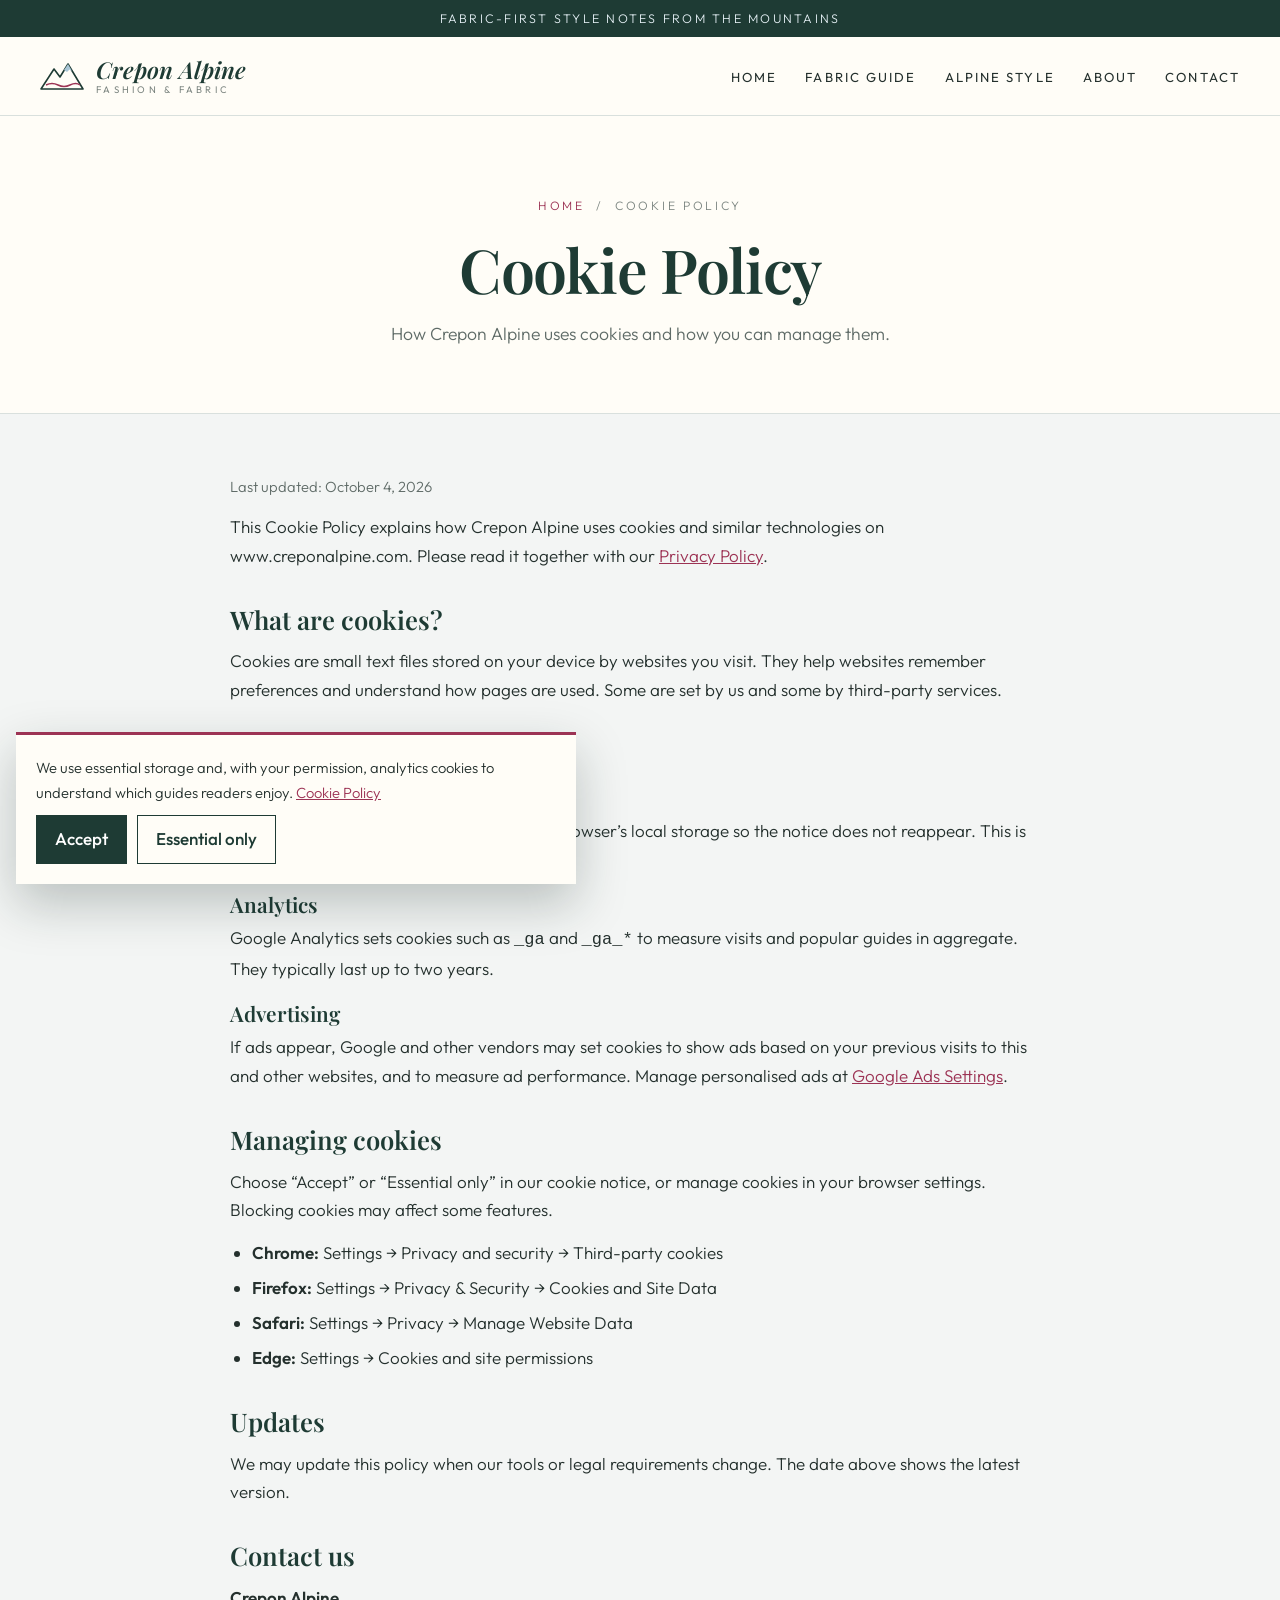
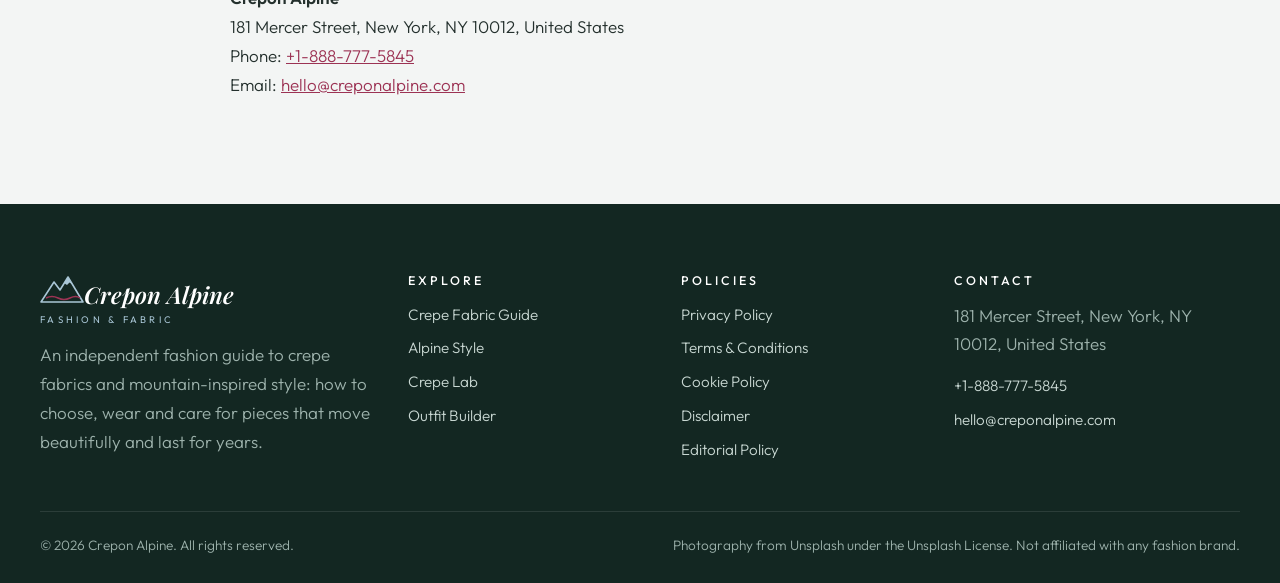
<file: cookie-policy.html>
<!DOCTYPE html>
<html lang="en">
<head>
<meta charset="UTF-8">
<meta name="viewport" content="width=device-width, initial-scale=1">
<title>Cookie Policy | Crepon Alpine</title>
<meta name="description" content="Learn which essential, analytics and advertising cookies Crepon Alpine uses and how to manage or block cookies in your browser.">
<meta name="robots" content="index, follow, max-image-preview:large">
<link rel="canonical" href="https://www.creponalpine.com/cookie-policy.html">
<meta property="og:type" content="website"><meta property="og:site_name" content="Crepon Alpine">
<meta property="og:title" content="Cookie Policy | Crepon Alpine"><meta property="og:description" content="Learn which essential, analytics and advertising cookies Crepon Alpine uses and how to manage or block cookies in your browser.">
<meta property="og:url" content="https://www.creponalpine.com/cookie-policy.html"><meta property="og:image" content="https://images.unsplash.com/photo-1788042396128-3b073663be08?auto=format&fit=crop&w=1200&q=75">
<meta name="twitter:card" content="summary_large_image"><meta name="theme-color" content="#1E3B34">
<link rel="icon" href="data:image/svg+xml,%3Csvg xmlns='http://www.w3.org/2000/svg' viewBox='0 0 40 40'%3E%3Crect width='40' height='40' fill='%231E3B34'/%3E%3Cpath d='M4 32 L15 14 L20 21 L27 9 L36 32 Z' fill='none' stroke='%23A9C6D6' stroke-width='2.4' stroke-linejoin='round'/%3E%3C/svg%3E">
<link rel="preconnect" href="https://fonts.googleapis.com"><link rel="preconnect" href="https://fonts.gstatic.com" crossorigin><link rel="preconnect" href="https://images.unsplash.com">
<link href="https://fonts.googleapis.com/css2?family=Playfair+Display:ital,wght@0,500;0,600;1,500;1,600&family=Outfit:wght@300;400;500;600&display=swap" rel="stylesheet">
<link rel="stylesheet" href="assets/css/style.css">
<!-- Google tag (gtag.js) -->
<script async src="https://www.googletagmanager.com/gtag/js?id=G-0LY0HY7L01"></script>
<script>
  window.dataLayer = window.dataLayer || [];
  function gtag(){dataLayer.push(arguments);}
  gtag('js', new Date());
  gtag('config', 'G-0LY0HY7L01');
</script>

</head>
<body>
<a class="skip" href="#main">Skip to content</a>
<div class="topbar">Fabric-first style notes from the mountains</div>
<header class="hdr">
  <div class="wrap">
    <a class="logo" href="index.html" aria-label="Crepon Alpine home"><svg viewBox="0 0 44 30" aria-hidden="true"><path d="M1 28 L14 8 L20 16 L28 3 L43 28 Z" fill="none" stroke="#1E3B34" stroke-width="1.6" stroke-linejoin="round"/><path d="M24 9 L28 3 L32 10 L29.5 8.5 L27 11 Z" fill="#A9C6D6"/><path d="M6 24 Q12 21 18 24 T30 24 T40 24" fill="none" stroke="#9C3354" stroke-width="1.4"/></svg><span>Crepon Alpine<small>FASHION &amp; FABRIC</small></span></a>
    <nav id="nav" aria-label="Main navigation"><ul class="nav"><li><a href="index.html">Home</a></li><li><a href="crepe-fabric-guide.html">Fabric Guide</a></li><li><a href="alpine-style.html">Alpine Style</a></li><li><a href="about.html">About</a></li><li><a href="contact.html">Contact</a></li></ul></nav>
    <button class="burger" aria-label="Open menu" aria-expanded="false" aria-controls="nav"><span></span><span></span><span></span></button>
  </div>
</header>
<main id="main">
<section class="ph"><div class="wrap"><p class="crumbs"><a href="index.html">Home</a> &nbsp;/&nbsp; Cookie Policy</p><h1>Cookie Policy</h1><p class="lead">How Crepon Alpine uses cookies and how you can manage them.</p></div></section><article class="prose"><p class="upd">Last updated: October 4, 2026</p>
<p>This Cookie Policy explains how Crepon Alpine uses cookies and similar technologies on www.creponalpine.com. Please read it together with our <a href="privacy-policy.html">Privacy Policy</a>.</p>
<h2>What are cookies?</h2>
<p>Cookies are small text files stored on your device by websites you visit. They help websites remember preferences and understand how pages are used. Some are set by us and some by third-party services.</p>
<h2>Cookies we use</h2>
<h3>Essential</h3>
<p>We store your cookie-notice choice in your browser&#8217;s local storage so the notice does not reappear. This is needed for the website to work as intended.</p>
<h3>Analytics</h3>
<p>Google Analytics sets cookies such as <code>_ga</code> and <code>_ga_*</code> to measure visits and popular guides in aggregate. They typically last up to two years.</p>
<h3>Advertising</h3>
<p>If ads appear, Google and other vendors may set cookies to show ads based on your previous visits to this and other websites, and to measure ad performance. Manage personalised ads at <a href="https://www.google.com/settings/ads" target="_blank" rel="noopener">Google Ads Settings</a>.</p>
<h2>Managing cookies</h2>
<p>Choose &ldquo;Accept&rdquo; or &ldquo;Essential only&rdquo; in our cookie notice, or manage cookies in your browser settings. Blocking cookies may affect some features.</p>
<ul><li><strong>Chrome:</strong> Settings &rarr; Privacy and security &rarr; Third-party cookies</li><li><strong>Firefox:</strong> Settings &rarr; Privacy &amp; Security &rarr; Cookies and Site Data</li><li><strong>Safari:</strong> Settings &rarr; Privacy &rarr; Manage Website Data</li><li><strong>Edge:</strong> Settings &rarr; Cookies and site permissions</li></ul>
<h2>Updates</h2>
<p>We may update this policy when our tools or legal requirements change. The date above shows the latest version.</p><h2>Contact us</h2><p><strong>Crepon Alpine</strong><br>181 Mercer Street, New York, NY 10012, United States<br>Phone: <a href="tel:+18887775845">+1-888-777-5845</a><br>Email: <a href="mailto:hello@creponalpine.com">hello@creponalpine.com</a></p></article></main>
<footer class="ftr">
  <div class="wrap">
    <div class="ftr-grid">
      <div><a class="logo" href="index.html"><svg viewBox="0 0 44 30" aria-hidden="true"><path d="M1 28 L14 8 L20 16 L28 3 L43 28 Z" fill="none" stroke="#A9C6D6" stroke-width="1.6" stroke-linejoin="round"/><path d="M24 9 L28 3 L32 10 L29.5 8.5 L27 11 Z" fill="#A9C6D6"/><path d="M6 24 Q12 21 18 24 T30 24 T40 24" fill="none" stroke="#9C3354" stroke-width="1.4"/></svg><span>Crepon Alpine<small>FASHION &amp; FABRIC</small></span></a><p>An independent fashion guide to crepe fabrics and mountain-inspired style: how to choose, wear and care for pieces that move beautifully and last for years.</p></div>
      <div><h4>Explore</h4><a href="crepe-fabric-guide.html">Crepe Fabric Guide</a><a href="alpine-style.html">Alpine Style</a><a href="index.html#lab">Crepe Lab</a><a href="index.html#builder-sec">Outfit Builder</a></div>
      <div><h4>Policies</h4><a href="privacy-policy.html">Privacy Policy</a><a href="terms-and-conditions.html">Terms &amp; Conditions</a><a href="cookie-policy.html">Cookie Policy</a><a href="disclaimer.html">Disclaimer</a><a href="editorial-policy.html">Editorial Policy</a></div>
      <div><h4>Contact</h4><p>181 Mercer Street, New York, NY 10012, United States</p><a href="tel:+18887775845">+1-888-777-5845</a><a href="mailto:hello@creponalpine.com">hello@creponalpine.com</a></div>
    </div>
    <div class="ftr-base"><span>&copy; <span id="year">2026</span> Crepon Alpine. All rights reserved.</span><span>Photography from Unsplash under the Unsplash License. Not affiliated with any fashion brand.</span></div>
  </div>
</footer>
<div class="cookie" id="cookie" role="dialog" aria-label="Cookie notice"><p>We use essential storage and, with your permission, analytics cookies to understand which guides readers enjoy. <a href="cookie-policy.html">Cookie Policy</a></p><button class="y" data-cookie="accepted">Accept</button><button data-cookie="declined">Essential only</button></div>
<script src="assets/js/main.js" defer></script>
</body>
</html>
</file>
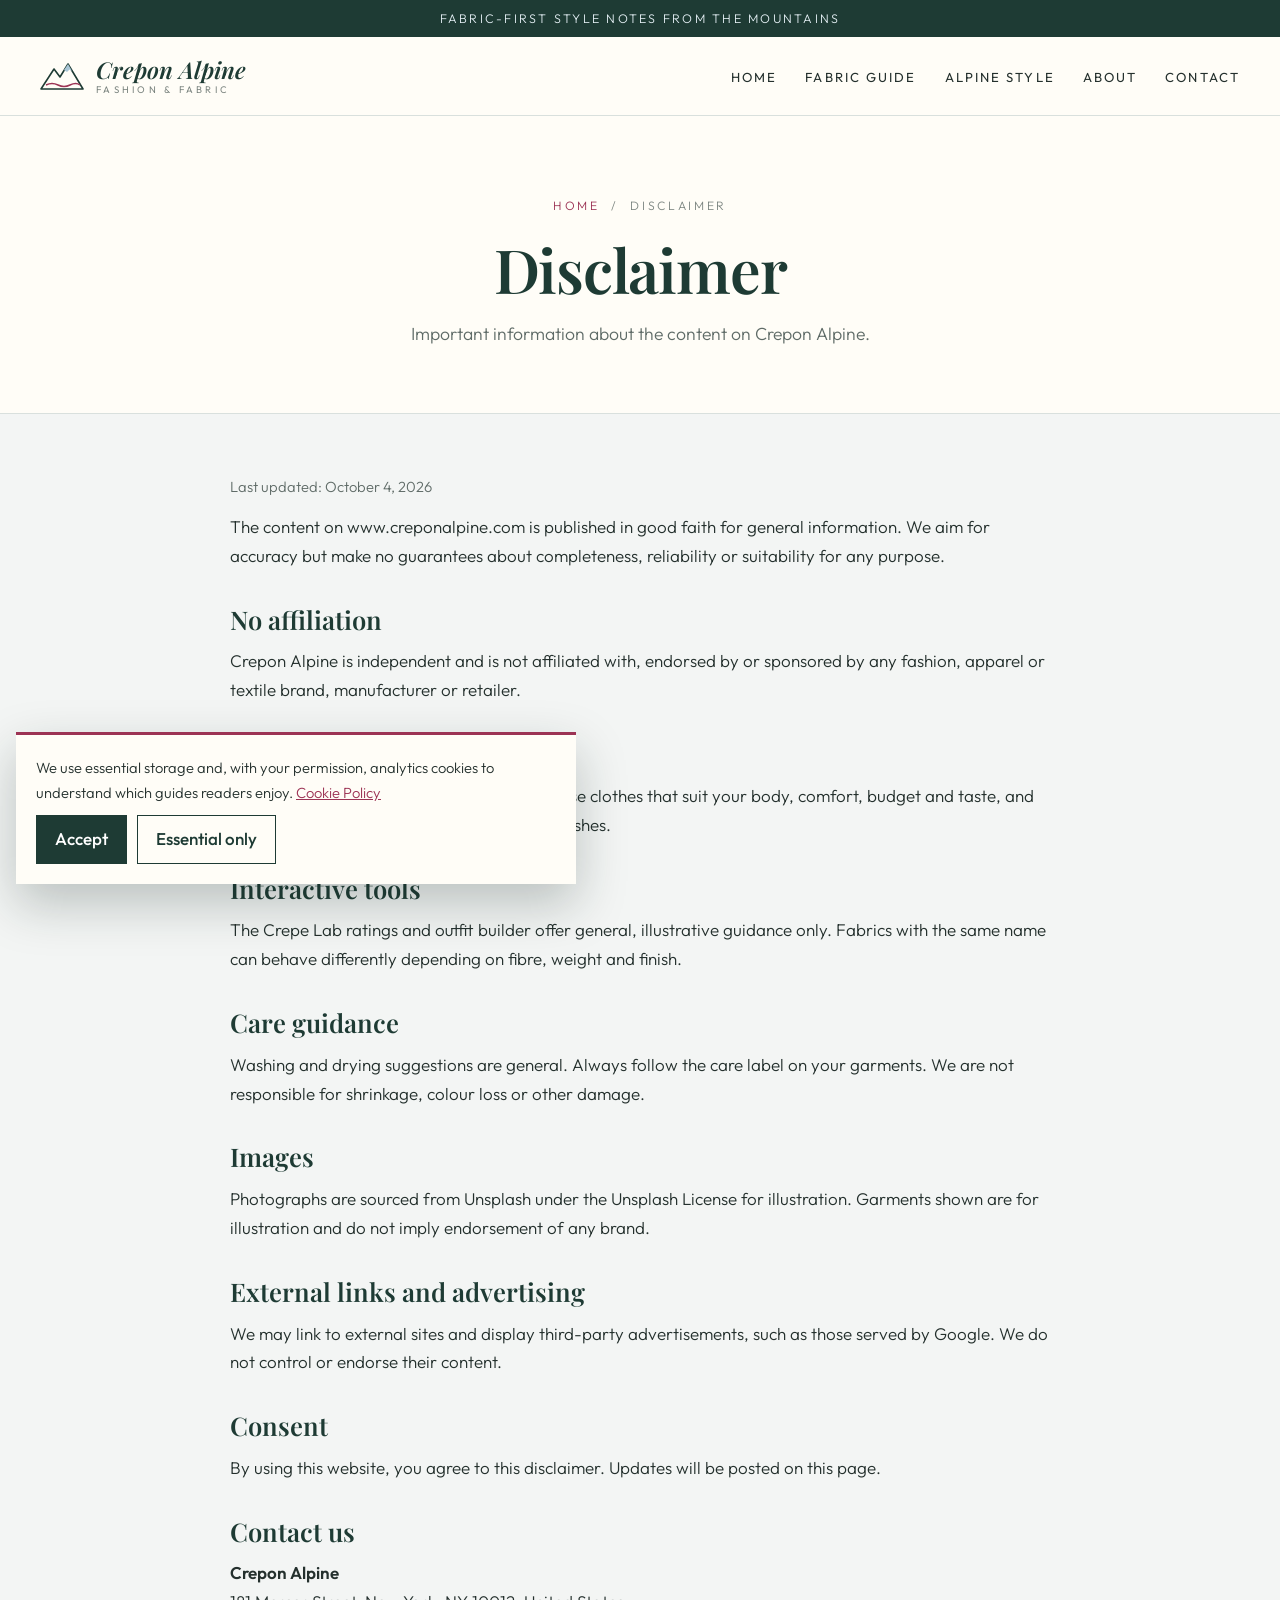
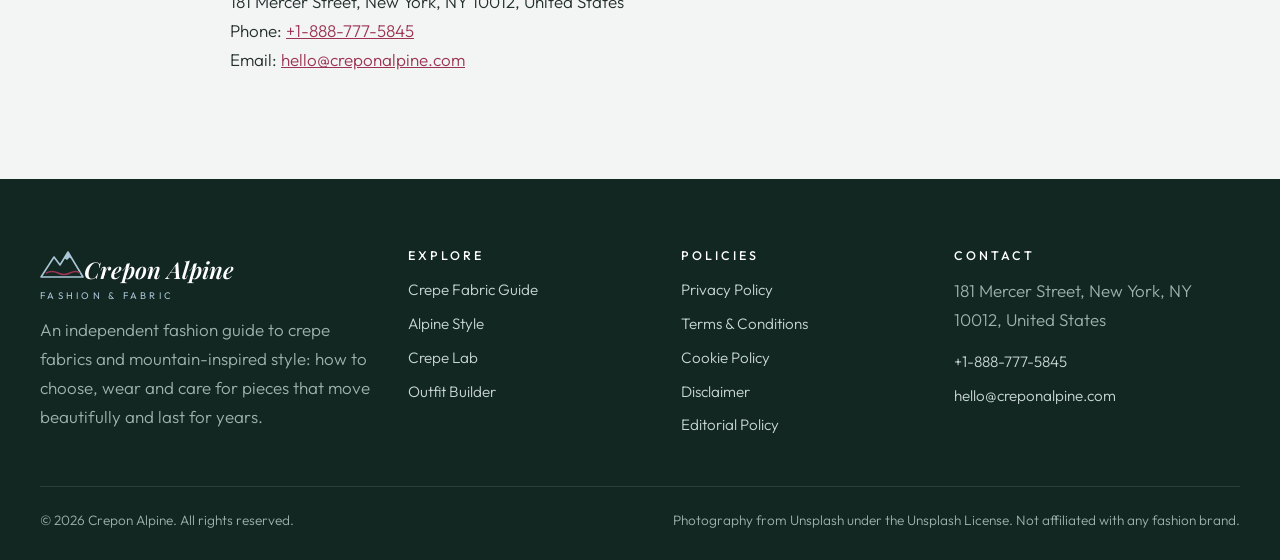
<file: disclaimer.html>
<!DOCTYPE html>
<html lang="en">
<head>
<meta charset="UTF-8">
<meta name="viewport" content="width=device-width, initial-scale=1">
<title>Disclaimer | Crepon Alpine</title>
<meta name="description" content="The Crepon Alpine disclaimer: general information, no affiliation, personal style, tool estimates, care guidance, images, links and advertising.">
<meta name="robots" content="index, follow, max-image-preview:large">
<link rel="canonical" href="https://www.creponalpine.com/disclaimer.html">
<meta property="og:type" content="website"><meta property="og:site_name" content="Crepon Alpine">
<meta property="og:title" content="Disclaimer | Crepon Alpine"><meta property="og:description" content="The Crepon Alpine disclaimer: general information, no affiliation, personal style, tool estimates, care guidance, images, links and advertising.">
<meta property="og:url" content="https://www.creponalpine.com/disclaimer.html"><meta property="og:image" content="https://images.unsplash.com/photo-1788042396128-3b073663be08?auto=format&fit=crop&w=1200&q=75">
<meta name="twitter:card" content="summary_large_image"><meta name="theme-color" content="#1E3B34">
<link rel="icon" href="data:image/svg+xml,%3Csvg xmlns='http://www.w3.org/2000/svg' viewBox='0 0 40 40'%3E%3Crect width='40' height='40' fill='%231E3B34'/%3E%3Cpath d='M4 32 L15 14 L20 21 L27 9 L36 32 Z' fill='none' stroke='%23A9C6D6' stroke-width='2.4' stroke-linejoin='round'/%3E%3C/svg%3E">
<link rel="preconnect" href="https://fonts.googleapis.com"><link rel="preconnect" href="https://fonts.gstatic.com" crossorigin><link rel="preconnect" href="https://images.unsplash.com">
<link href="https://fonts.googleapis.com/css2?family=Playfair+Display:ital,wght@0,500;0,600;1,500;1,600&family=Outfit:wght@300;400;500;600&display=swap" rel="stylesheet">
<link rel="stylesheet" href="assets/css/style.css">
<!-- Google tag (gtag.js) -->
<script async src="https://www.googletagmanager.com/gtag/js?id=G-0LY0HY7L01"></script>
<script>
  window.dataLayer = window.dataLayer || [];
  function gtag(){dataLayer.push(arguments);}
  gtag('js', new Date());
  gtag('config', 'G-0LY0HY7L01');
</script>

</head>
<body>
<a class="skip" href="#main">Skip to content</a>
<div class="topbar">Fabric-first style notes from the mountains</div>
<header class="hdr">
  <div class="wrap">
    <a class="logo" href="index.html" aria-label="Crepon Alpine home"><svg viewBox="0 0 44 30" aria-hidden="true"><path d="M1 28 L14 8 L20 16 L28 3 L43 28 Z" fill="none" stroke="#1E3B34" stroke-width="1.6" stroke-linejoin="round"/><path d="M24 9 L28 3 L32 10 L29.5 8.5 L27 11 Z" fill="#A9C6D6"/><path d="M6 24 Q12 21 18 24 T30 24 T40 24" fill="none" stroke="#9C3354" stroke-width="1.4"/></svg><span>Crepon Alpine<small>FASHION &amp; FABRIC</small></span></a>
    <nav id="nav" aria-label="Main navigation"><ul class="nav"><li><a href="index.html">Home</a></li><li><a href="crepe-fabric-guide.html">Fabric Guide</a></li><li><a href="alpine-style.html">Alpine Style</a></li><li><a href="about.html">About</a></li><li><a href="contact.html">Contact</a></li></ul></nav>
    <button class="burger" aria-label="Open menu" aria-expanded="false" aria-controls="nav"><span></span><span></span><span></span></button>
  </div>
</header>
<main id="main">
<section class="ph"><div class="wrap"><p class="crumbs"><a href="index.html">Home</a> &nbsp;/&nbsp; Disclaimer</p><h1>Disclaimer</h1><p class="lead">Important information about the content on Crepon Alpine.</p></div></section><article class="prose"><p class="upd">Last updated: October 4, 2026</p>
<p>The content on www.creponalpine.com is published in good faith for general information. We aim for accuracy but make no guarantees about completeness, reliability or suitability for any purpose.</p>
<h2>No affiliation</h2>
<p>Crepon Alpine is independent and is not affiliated with, endorsed by or sponsored by any fashion, apparel or textile brand, manufacturer or retailer.</p>
<h2>Personal style</h2>
<p>Styling suggestions are ideas, not rules. Choose clothes that suit your body, comfort, budget and taste, and consider sensitivities to particular fibres or finishes.</p>
<h2>Interactive tools</h2>
<p>The Crepe Lab ratings and outfit builder offer general, illustrative guidance only. Fabrics with the same name can behave differently depending on fibre, weight and finish.</p>
<h2>Care guidance</h2>
<p>Washing and drying suggestions are general. Always follow the care label on your garments. We are not responsible for shrinkage, colour loss or other damage.</p>
<h2>Images</h2>
<p>Photographs are sourced from Unsplash under the Unsplash License for illustration. Garments shown are for illustration and do not imply endorsement of any brand.</p>
<h2>External links and advertising</h2>
<p>We may link to external sites and display third-party advertisements, such as those served by Google. We do not control or endorse their content.</p>
<h2>Consent</h2>
<p>By using this website, you agree to this disclaimer. Updates will be posted on this page.</p><h2>Contact us</h2><p><strong>Crepon Alpine</strong><br>181 Mercer Street, New York, NY 10012, United States<br>Phone: <a href="tel:+18887775845">+1-888-777-5845</a><br>Email: <a href="mailto:hello@creponalpine.com">hello@creponalpine.com</a></p></article></main>
<footer class="ftr">
  <div class="wrap">
    <div class="ftr-grid">
      <div><a class="logo" href="index.html"><svg viewBox="0 0 44 30" aria-hidden="true"><path d="M1 28 L14 8 L20 16 L28 3 L43 28 Z" fill="none" stroke="#A9C6D6" stroke-width="1.6" stroke-linejoin="round"/><path d="M24 9 L28 3 L32 10 L29.5 8.5 L27 11 Z" fill="#A9C6D6"/><path d="M6 24 Q12 21 18 24 T30 24 T40 24" fill="none" stroke="#9C3354" stroke-width="1.4"/></svg><span>Crepon Alpine<small>FASHION &amp; FABRIC</small></span></a><p>An independent fashion guide to crepe fabrics and mountain-inspired style: how to choose, wear and care for pieces that move beautifully and last for years.</p></div>
      <div><h4>Explore</h4><a href="crepe-fabric-guide.html">Crepe Fabric Guide</a><a href="alpine-style.html">Alpine Style</a><a href="index.html#lab">Crepe Lab</a><a href="index.html#builder-sec">Outfit Builder</a></div>
      <div><h4>Policies</h4><a href="privacy-policy.html">Privacy Policy</a><a href="terms-and-conditions.html">Terms &amp; Conditions</a><a href="cookie-policy.html">Cookie Policy</a><a href="disclaimer.html">Disclaimer</a><a href="editorial-policy.html">Editorial Policy</a></div>
      <div><h4>Contact</h4><p>181 Mercer Street, New York, NY 10012, United States</p><a href="tel:+18887775845">+1-888-777-5845</a><a href="mailto:hello@creponalpine.com">hello@creponalpine.com</a></div>
    </div>
    <div class="ftr-base"><span>&copy; <span id="year">2026</span> Crepon Alpine. All rights reserved.</span><span>Photography from Unsplash under the Unsplash License. Not affiliated with any fashion brand.</span></div>
  </div>
</footer>
<div class="cookie" id="cookie" role="dialog" aria-label="Cookie notice"><p>We use essential storage and, with your permission, analytics cookies to understand which guides readers enjoy. <a href="cookie-policy.html">Cookie Policy</a></p><button class="y" data-cookie="accepted">Accept</button><button data-cookie="declined">Essential only</button></div>
<script src="assets/js/main.js" defer></script>
</body>
</html>
</file>
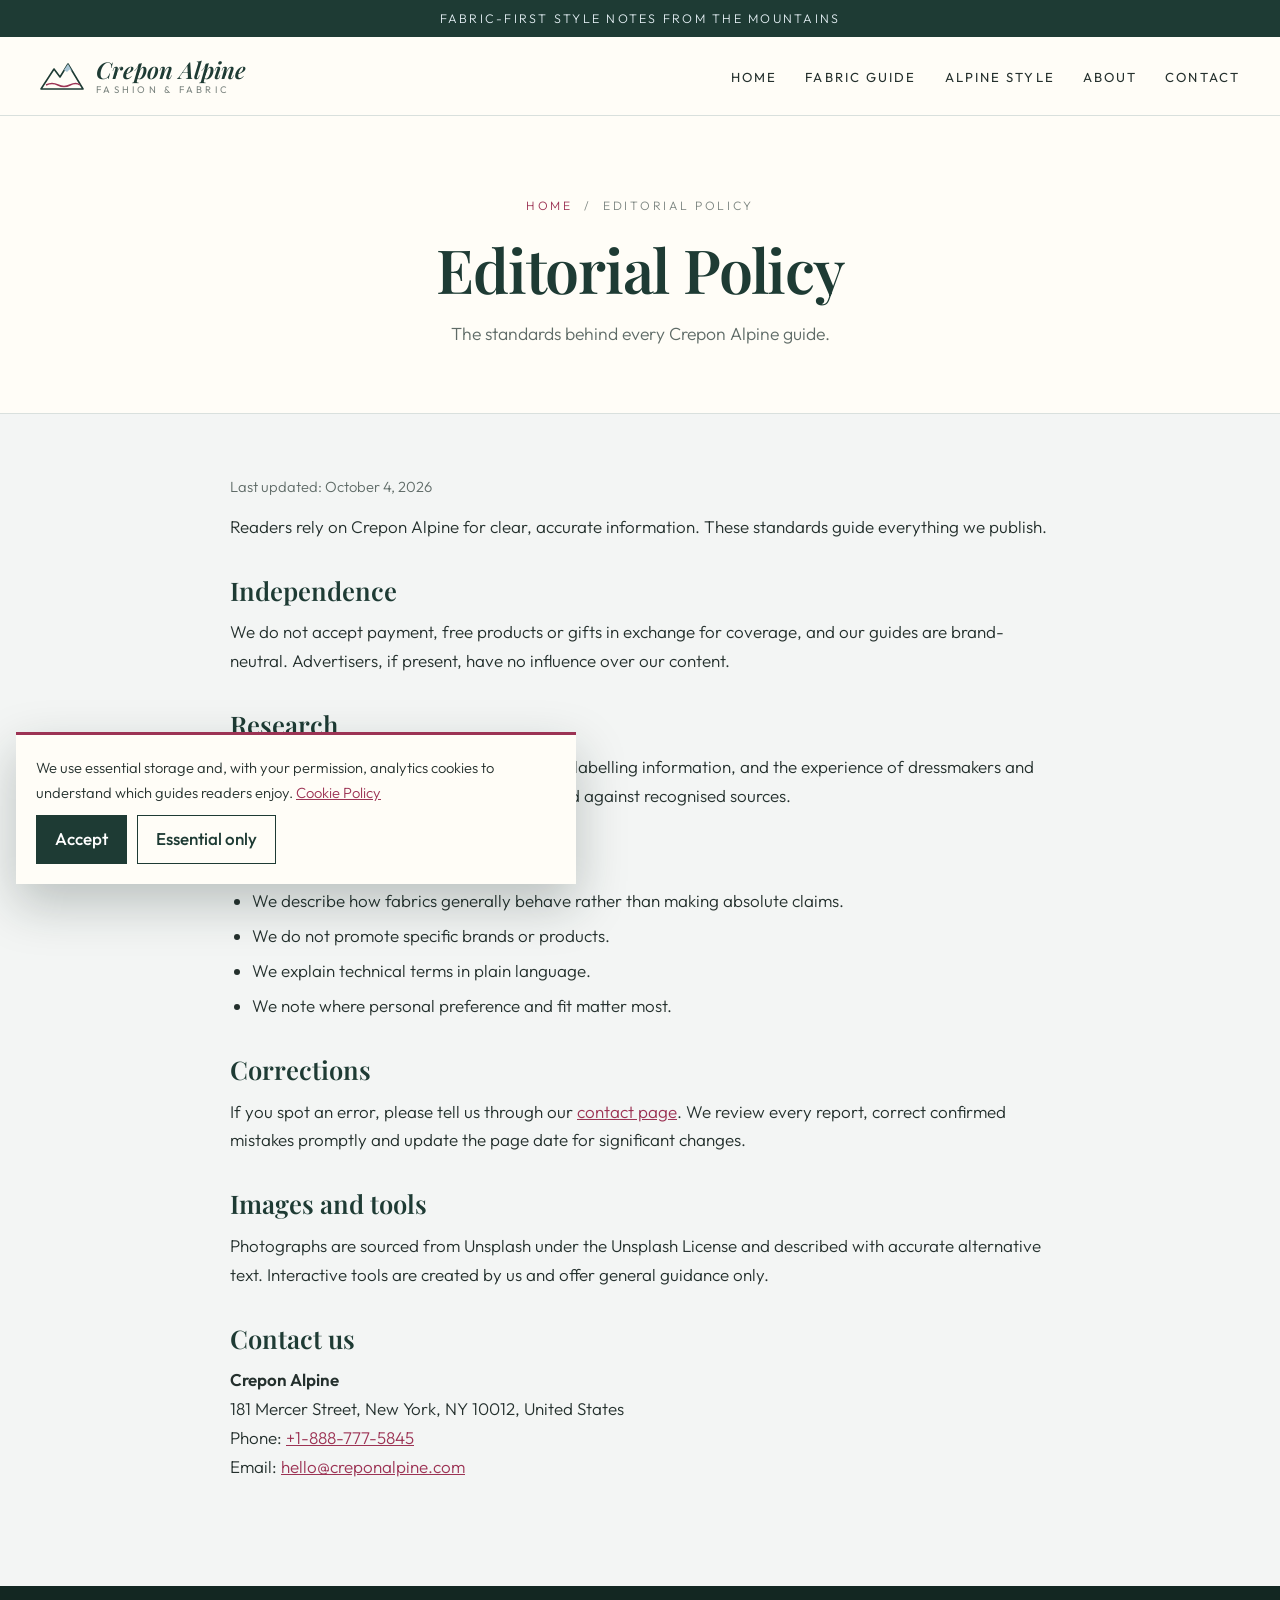
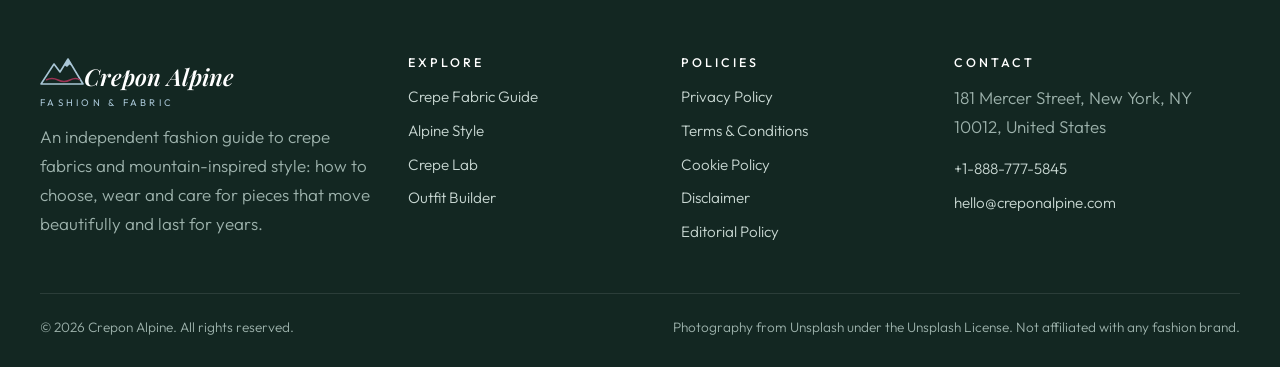
<file: editorial-policy.html>
<!DOCTYPE html>
<html lang="en">
<head>
<meta charset="UTF-8">
<meta name="viewport" content="width=device-width, initial-scale=1">
<title>Editorial Policy | Crepon Alpine</title>
<meta name="description" content="How Crepon Alpine researches fabrics and fashion, stays independent and brand-neutral and corrects errors.">
<meta name="robots" content="index, follow, max-image-preview:large">
<link rel="canonical" href="https://www.creponalpine.com/editorial-policy.html">
<meta property="og:type" content="website"><meta property="og:site_name" content="Crepon Alpine">
<meta property="og:title" content="Editorial Policy | Crepon Alpine"><meta property="og:description" content="How Crepon Alpine researches fabrics and fashion, stays independent and brand-neutral and corrects errors.">
<meta property="og:url" content="https://www.creponalpine.com/editorial-policy.html"><meta property="og:image" content="https://images.unsplash.com/photo-1788042396128-3b073663be08?auto=format&fit=crop&w=1200&q=75">
<meta name="twitter:card" content="summary_large_image"><meta name="theme-color" content="#1E3B34">
<link rel="icon" href="data:image/svg+xml,%3Csvg xmlns='http://www.w3.org/2000/svg' viewBox='0 0 40 40'%3E%3Crect width='40' height='40' fill='%231E3B34'/%3E%3Cpath d='M4 32 L15 14 L20 21 L27 9 L36 32 Z' fill='none' stroke='%23A9C6D6' stroke-width='2.4' stroke-linejoin='round'/%3E%3C/svg%3E">
<link rel="preconnect" href="https://fonts.googleapis.com"><link rel="preconnect" href="https://fonts.gstatic.com" crossorigin><link rel="preconnect" href="https://images.unsplash.com">
<link href="https://fonts.googleapis.com/css2?family=Playfair+Display:ital,wght@0,500;0,600;1,500;1,600&family=Outfit:wght@300;400;500;600&display=swap" rel="stylesheet">
<link rel="stylesheet" href="assets/css/style.css">
<!-- Google tag (gtag.js) -->
<script async src="https://www.googletagmanager.com/gtag/js?id=G-0LY0HY7L01"></script>
<script>
  window.dataLayer = window.dataLayer || [];
  function gtag(){dataLayer.push(arguments);}
  gtag('js', new Date());
  gtag('config', 'G-0LY0HY7L01');
</script>

</head>
<body>
<a class="skip" href="#main">Skip to content</a>
<div class="topbar">Fabric-first style notes from the mountains</div>
<header class="hdr">
  <div class="wrap">
    <a class="logo" href="index.html" aria-label="Crepon Alpine home"><svg viewBox="0 0 44 30" aria-hidden="true"><path d="M1 28 L14 8 L20 16 L28 3 L43 28 Z" fill="none" stroke="#1E3B34" stroke-width="1.6" stroke-linejoin="round"/><path d="M24 9 L28 3 L32 10 L29.5 8.5 L27 11 Z" fill="#A9C6D6"/><path d="M6 24 Q12 21 18 24 T30 24 T40 24" fill="none" stroke="#9C3354" stroke-width="1.4"/></svg><span>Crepon Alpine<small>FASHION &amp; FABRIC</small></span></a>
    <nav id="nav" aria-label="Main navigation"><ul class="nav"><li><a href="index.html">Home</a></li><li><a href="crepe-fabric-guide.html">Fabric Guide</a></li><li><a href="alpine-style.html">Alpine Style</a></li><li><a href="about.html">About</a></li><li><a href="contact.html">Contact</a></li></ul></nav>
    <button class="burger" aria-label="Open menu" aria-expanded="false" aria-controls="nav"><span></span><span></span><span></span></button>
  </div>
</header>
<main id="main">
<section class="ph"><div class="wrap"><p class="crumbs"><a href="index.html">Home</a> &nbsp;/&nbsp; Editorial Policy</p><h1>Editorial Policy</h1><p class="lead">The standards behind every Crepon Alpine guide.</p></div></section><article class="prose"><p class="upd">Last updated: October 4, 2026</p>
<p>Readers rely on Crepon Alpine for clear, accurate information. These standards guide everything we publish.</p>
<h2>Independence</h2>
<p>We do not accept payment, free products or gifts in exchange for coverage, and our guides are brand-neutral. Advertisers, if present, have no influence over our content.</p>
<h2>Research</h2>
<p>We draw on textile references, fibre and care-labelling information, and the experience of dressmakers and everyday wearers. Technical facts are checked against recognised sources.</p>
<h2>Responsible writing</h2>
<ul><li>We describe how fabrics generally behave rather than making absolute claims.</li><li>We do not promote specific brands or products.</li><li>We explain technical terms in plain language.</li><li>We note where personal preference and fit matter most.</li></ul>
<h2>Corrections</h2>
<p>If you spot an error, please tell us through our <a href="contact.html">contact page</a>. We review every report, correct confirmed mistakes promptly and update the page date for significant changes.</p>
<h2>Images and tools</h2>
<p>Photographs are sourced from Unsplash under the Unsplash License and described with accurate alternative text. Interactive tools are created by us and offer general guidance only.</p><h2>Contact us</h2><p><strong>Crepon Alpine</strong><br>181 Mercer Street, New York, NY 10012, United States<br>Phone: <a href="tel:+18887775845">+1-888-777-5845</a><br>Email: <a href="mailto:hello@creponalpine.com">hello@creponalpine.com</a></p></article></main>
<footer class="ftr">
  <div class="wrap">
    <div class="ftr-grid">
      <div><a class="logo" href="index.html"><svg viewBox="0 0 44 30" aria-hidden="true"><path d="M1 28 L14 8 L20 16 L28 3 L43 28 Z" fill="none" stroke="#A9C6D6" stroke-width="1.6" stroke-linejoin="round"/><path d="M24 9 L28 3 L32 10 L29.5 8.5 L27 11 Z" fill="#A9C6D6"/><path d="M6 24 Q12 21 18 24 T30 24 T40 24" fill="none" stroke="#9C3354" stroke-width="1.4"/></svg><span>Crepon Alpine<small>FASHION &amp; FABRIC</small></span></a><p>An independent fashion guide to crepe fabrics and mountain-inspired style: how to choose, wear and care for pieces that move beautifully and last for years.</p></div>
      <div><h4>Explore</h4><a href="crepe-fabric-guide.html">Crepe Fabric Guide</a><a href="alpine-style.html">Alpine Style</a><a href="index.html#lab">Crepe Lab</a><a href="index.html#builder-sec">Outfit Builder</a></div>
      <div><h4>Policies</h4><a href="privacy-policy.html">Privacy Policy</a><a href="terms-and-conditions.html">Terms &amp; Conditions</a><a href="cookie-policy.html">Cookie Policy</a><a href="disclaimer.html">Disclaimer</a><a href="editorial-policy.html">Editorial Policy</a></div>
      <div><h4>Contact</h4><p>181 Mercer Street, New York, NY 10012, United States</p><a href="tel:+18887775845">+1-888-777-5845</a><a href="mailto:hello@creponalpine.com">hello@creponalpine.com</a></div>
    </div>
    <div class="ftr-base"><span>&copy; <span id="year">2026</span> Crepon Alpine. All rights reserved.</span><span>Photography from Unsplash under the Unsplash License. Not affiliated with any fashion brand.</span></div>
  </div>
</footer>
<div class="cookie" id="cookie" role="dialog" aria-label="Cookie notice"><p>We use essential storage and, with your permission, analytics cookies to understand which guides readers enjoy. <a href="cookie-policy.html">Cookie Policy</a></p><button class="y" data-cookie="accepted">Accept</button><button data-cookie="declined">Essential only</button></div>
<script src="assets/js/main.js" defer></script>
</body>
</html>
</file>
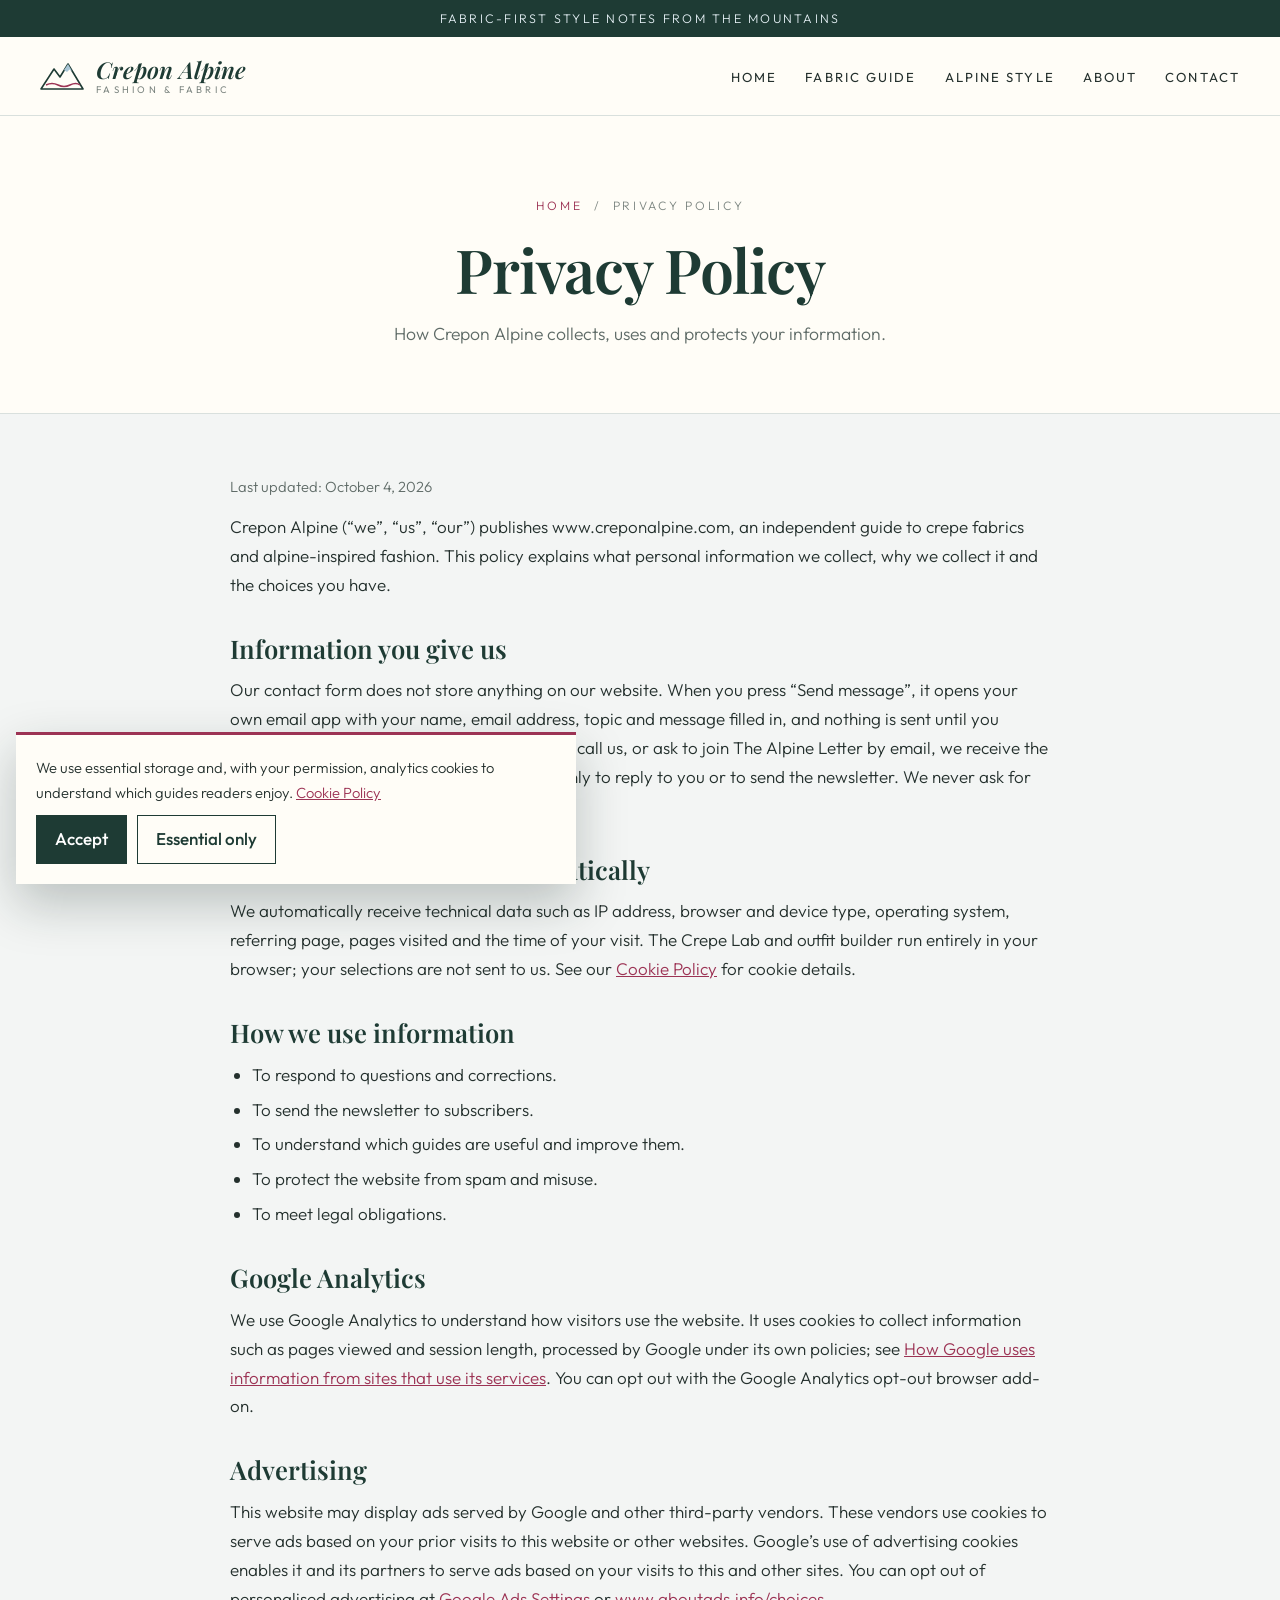
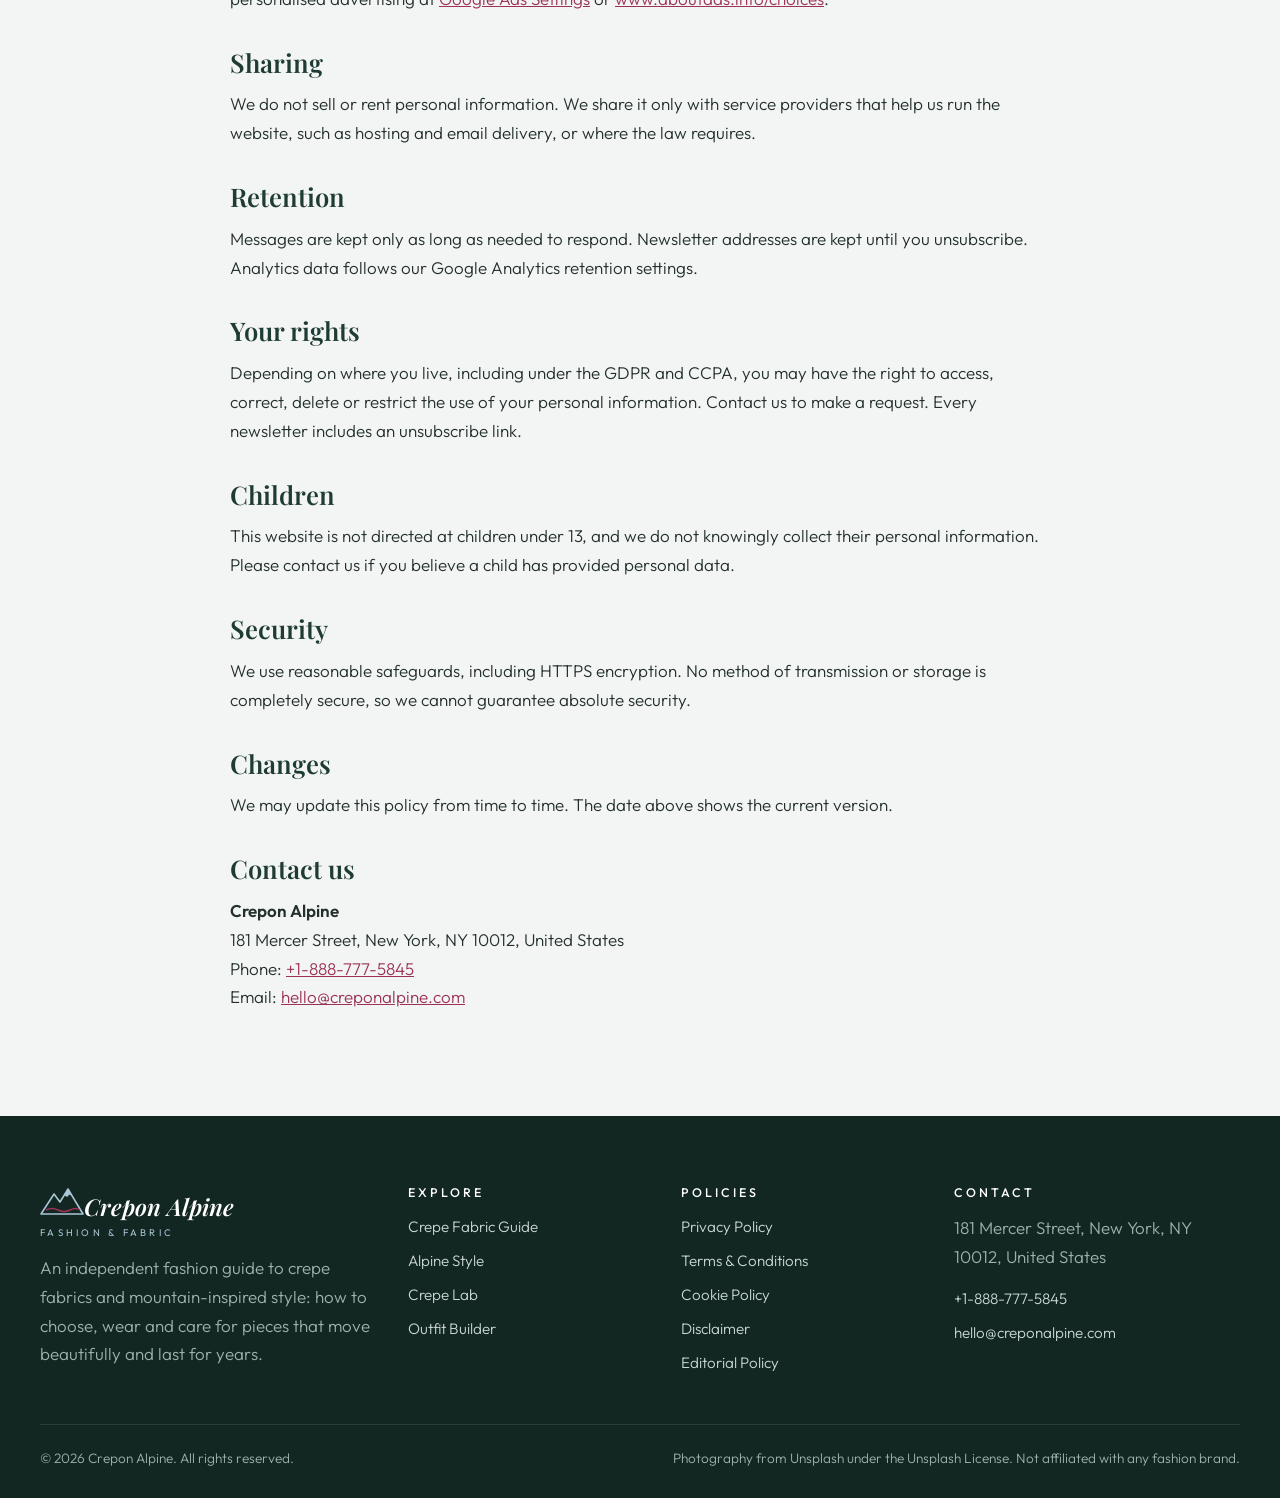
<file: privacy-policy.html>
<!DOCTYPE html>
<html lang="en">
<head>
<meta charset="UTF-8">
<meta name="viewport" content="width=device-width, initial-scale=1">
<title>Privacy Policy | Crepon Alpine</title>
<meta name="description" content="How Crepon Alpine handles personal information from contact messages and newsletter sign-ups, and how Google Analytics and advertising cookies are used.">
<meta name="robots" content="index, follow, max-image-preview:large">
<link rel="canonical" href="https://www.creponalpine.com/privacy-policy.html">
<meta property="og:type" content="website"><meta property="og:site_name" content="Crepon Alpine">
<meta property="og:title" content="Privacy Policy | Crepon Alpine"><meta property="og:description" content="How Crepon Alpine handles personal information from contact messages and newsletter sign-ups, and how Google Analytics and advertising cookies are used.">
<meta property="og:url" content="https://www.creponalpine.com/privacy-policy.html"><meta property="og:image" content="https://images.unsplash.com/photo-1788042396128-3b073663be08?auto=format&fit=crop&w=1200&q=75">
<meta name="twitter:card" content="summary_large_image"><meta name="theme-color" content="#1E3B34">
<link rel="icon" href="data:image/svg+xml,%3Csvg xmlns='http://www.w3.org/2000/svg' viewBox='0 0 40 40'%3E%3Crect width='40' height='40' fill='%231E3B34'/%3E%3Cpath d='M4 32 L15 14 L20 21 L27 9 L36 32 Z' fill='none' stroke='%23A9C6D6' stroke-width='2.4' stroke-linejoin='round'/%3E%3C/svg%3E">
<link rel="preconnect" href="https://fonts.googleapis.com"><link rel="preconnect" href="https://fonts.gstatic.com" crossorigin><link rel="preconnect" href="https://images.unsplash.com">
<link href="https://fonts.googleapis.com/css2?family=Playfair+Display:ital,wght@0,500;0,600;1,500;1,600&family=Outfit:wght@300;400;500;600&display=swap" rel="stylesheet">
<link rel="stylesheet" href="assets/css/style.css">
<!-- Google tag (gtag.js) -->
<script async src="https://www.googletagmanager.com/gtag/js?id=G-0LY0HY7L01"></script>
<script>
  window.dataLayer = window.dataLayer || [];
  function gtag(){dataLayer.push(arguments);}
  gtag('js', new Date());
  gtag('config', 'G-0LY0HY7L01');
</script>

</head>
<body>
<a class="skip" href="#main">Skip to content</a>
<div class="topbar">Fabric-first style notes from the mountains</div>
<header class="hdr">
  <div class="wrap">
    <a class="logo" href="index.html" aria-label="Crepon Alpine home"><svg viewBox="0 0 44 30" aria-hidden="true"><path d="M1 28 L14 8 L20 16 L28 3 L43 28 Z" fill="none" stroke="#1E3B34" stroke-width="1.6" stroke-linejoin="round"/><path d="M24 9 L28 3 L32 10 L29.5 8.5 L27 11 Z" fill="#A9C6D6"/><path d="M6 24 Q12 21 18 24 T30 24 T40 24" fill="none" stroke="#9C3354" stroke-width="1.4"/></svg><span>Crepon Alpine<small>FASHION &amp; FABRIC</small></span></a>
    <nav id="nav" aria-label="Main navigation"><ul class="nav"><li><a href="index.html">Home</a></li><li><a href="crepe-fabric-guide.html">Fabric Guide</a></li><li><a href="alpine-style.html">Alpine Style</a></li><li><a href="about.html">About</a></li><li><a href="contact.html">Contact</a></li></ul></nav>
    <button class="burger" aria-label="Open menu" aria-expanded="false" aria-controls="nav"><span></span><span></span><span></span></button>
  </div>
</header>
<main id="main">
<section class="ph"><div class="wrap"><p class="crumbs"><a href="index.html">Home</a> &nbsp;/&nbsp; Privacy Policy</p><h1>Privacy Policy</h1><p class="lead">How Crepon Alpine collects, uses and protects your information.</p></div></section><article class="prose"><p class="upd">Last updated: October 4, 2026</p>
<p>Crepon Alpine (&ldquo;we&rdquo;, &ldquo;us&rdquo;, &ldquo;our&rdquo;) publishes www.creponalpine.com, an independent guide to crepe fabrics and alpine-inspired fashion. This policy explains what personal information we collect, why we collect it and the choices you have.</p>
<h2>Information you give us</h2>
<p>Our contact form does not store anything on our website. When you press &ldquo;Send message&rdquo;, it opens your own email app with your name, email address, topic and message filled in, and nothing is sent until you choose to send that email. When you email or call us, or ask to join The Alpine Letter by email, we receive the details you include. We use this information only to reply to you or to send the newsletter. We never ask for payment details because we sell nothing.</p>
<h2>Information collected automatically</h2>
<p>We automatically receive technical data such as IP address, browser and device type, operating system, referring page, pages visited and the time of your visit. The Crepe Lab and outfit builder run entirely in your browser; your selections are not sent to us. See our <a href="cookie-policy.html">Cookie Policy</a> for cookie details.</p>
<h2>How we use information</h2>
<ul><li>To respond to questions and corrections.</li><li>To send the newsletter to subscribers.</li><li>To understand which guides are useful and improve them.</li><li>To protect the website from spam and misuse.</li><li>To meet legal obligations.</li></ul>
<h2>Google Analytics</h2>
<p>We use Google Analytics to understand how visitors use the website. It uses cookies to collect information such as pages viewed and session length, processed by Google under its own policies; see <a href="https://policies.google.com/technologies/partner-sites" target="_blank" rel="noopener">How Google uses information from sites that use its services</a>. You can opt out with the Google Analytics opt-out browser add-on.</p>
<h2>Advertising</h2>
<p>This website may display ads served by Google and other third-party vendors. These vendors use cookies to serve ads based on your prior visits to this website or other websites. Google&#8217;s use of advertising cookies enables it and its partners to serve ads based on your visits to this and other sites. You can opt out of personalised advertising at <a href="https://www.google.com/settings/ads" target="_blank" rel="noopener">Google Ads Settings</a> or <a href="https://www.aboutads.info/choices" target="_blank" rel="noopener">www.aboutads.info/choices</a>.</p>
<h2>Sharing</h2>
<p>We do not sell or rent personal information. We share it only with service providers that help us run the website, such as hosting and email delivery, or where the law requires.</p>
<h2>Retention</h2>
<p>Messages are kept only as long as needed to respond. Newsletter addresses are kept until you unsubscribe. Analytics data follows our Google Analytics retention settings.</p>
<h2>Your rights</h2>
<p>Depending on where you live, including under the GDPR and CCPA, you may have the right to access, correct, delete or restrict the use of your personal information. Contact us to make a request. Every newsletter includes an unsubscribe link.</p>
<h2>Children</h2>
<p>This website is not directed at children under 13, and we do not knowingly collect their personal information. Please contact us if you believe a child has provided personal data.</p>
<h2>Security</h2>
<p>We use reasonable safeguards, including HTTPS encryption. No method of transmission or storage is completely secure, so we cannot guarantee absolute security.</p>
<h2>Changes</h2>
<p>We may update this policy from time to time. The date above shows the current version.</p><h2>Contact us</h2><p><strong>Crepon Alpine</strong><br>181 Mercer Street, New York, NY 10012, United States<br>Phone: <a href="tel:+18887775845">+1-888-777-5845</a><br>Email: <a href="mailto:hello@creponalpine.com">hello@creponalpine.com</a></p></article></main>
<footer class="ftr">
  <div class="wrap">
    <div class="ftr-grid">
      <div><a class="logo" href="index.html"><svg viewBox="0 0 44 30" aria-hidden="true"><path d="M1 28 L14 8 L20 16 L28 3 L43 28 Z" fill="none" stroke="#A9C6D6" stroke-width="1.6" stroke-linejoin="round"/><path d="M24 9 L28 3 L32 10 L29.5 8.5 L27 11 Z" fill="#A9C6D6"/><path d="M6 24 Q12 21 18 24 T30 24 T40 24" fill="none" stroke="#9C3354" stroke-width="1.4"/></svg><span>Crepon Alpine<small>FASHION &amp; FABRIC</small></span></a><p>An independent fashion guide to crepe fabrics and mountain-inspired style: how to choose, wear and care for pieces that move beautifully and last for years.</p></div>
      <div><h4>Explore</h4><a href="crepe-fabric-guide.html">Crepe Fabric Guide</a><a href="alpine-style.html">Alpine Style</a><a href="index.html#lab">Crepe Lab</a><a href="index.html#builder-sec">Outfit Builder</a></div>
      <div><h4>Policies</h4><a href="privacy-policy.html">Privacy Policy</a><a href="terms-and-conditions.html">Terms &amp; Conditions</a><a href="cookie-policy.html">Cookie Policy</a><a href="disclaimer.html">Disclaimer</a><a href="editorial-policy.html">Editorial Policy</a></div>
      <div><h4>Contact</h4><p>181 Mercer Street, New York, NY 10012, United States</p><a href="tel:+18887775845">+1-888-777-5845</a><a href="mailto:hello@creponalpine.com">hello@creponalpine.com</a></div>
    </div>
    <div class="ftr-base"><span>&copy; <span id="year">2026</span> Crepon Alpine. All rights reserved.</span><span>Photography from Unsplash under the Unsplash License. Not affiliated with any fashion brand.</span></div>
  </div>
</footer>
<div class="cookie" id="cookie" role="dialog" aria-label="Cookie notice"><p>We use essential storage and, with your permission, analytics cookies to understand which guides readers enjoy. <a href="cookie-policy.html">Cookie Policy</a></p><button class="y" data-cookie="accepted">Accept</button><button data-cookie="declined">Essential only</button></div>
<script src="assets/js/main.js" defer></script>
</body>
</html>
</file>
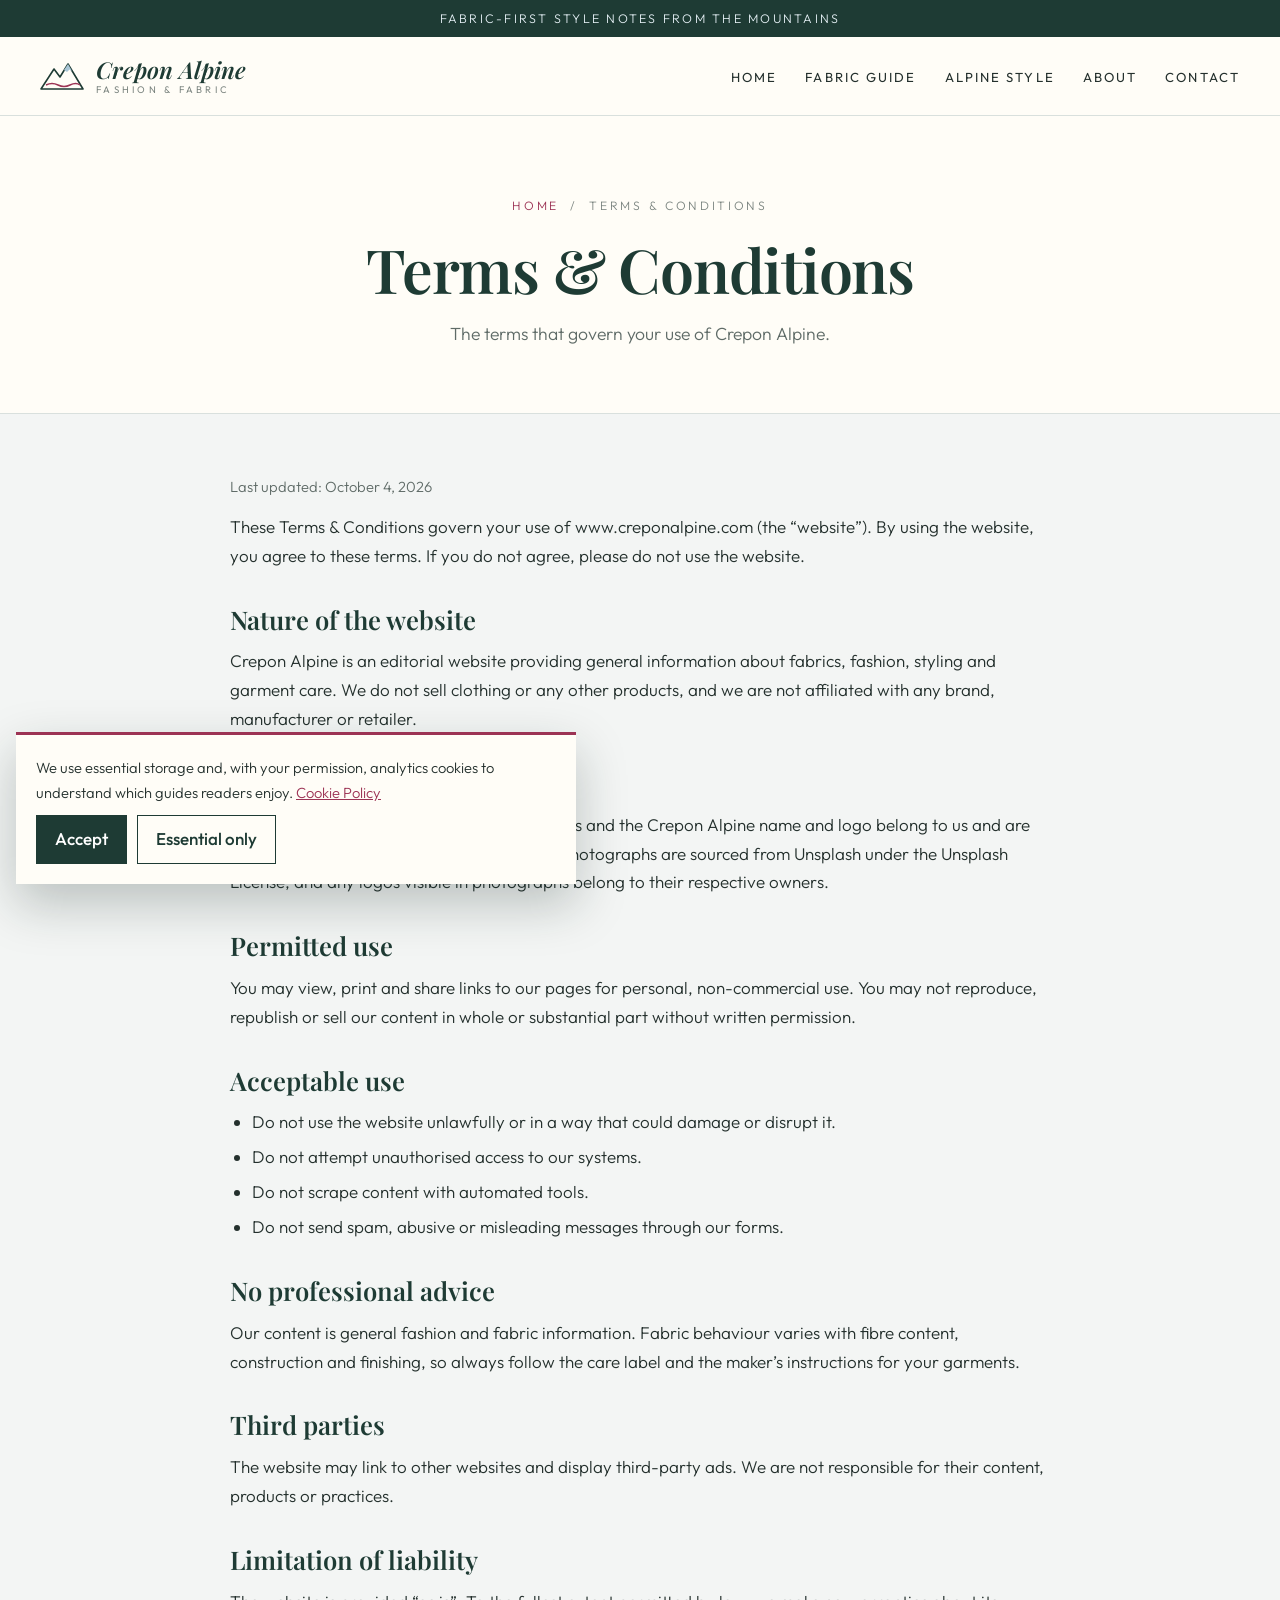
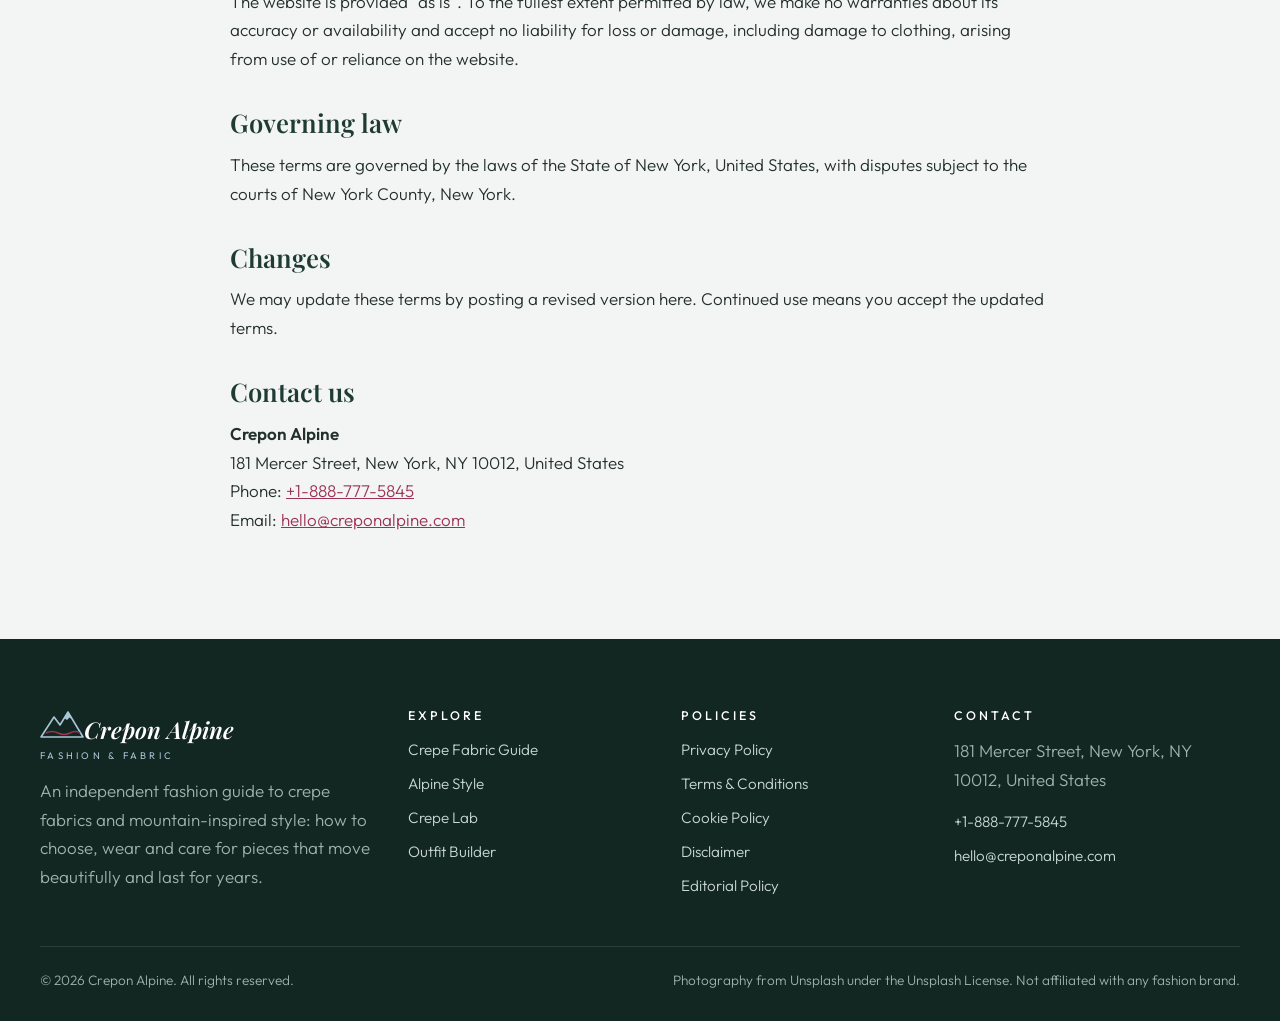
<file: terms-and-conditions.html>
<!DOCTYPE html>
<html lang="en">
<head>
<meta charset="UTF-8">
<meta name="viewport" content="width=device-width, initial-scale=1">
<title>Terms &amp; Conditions | Crepon Alpine</title>
<meta name="description" content="Terms and conditions for using Crepon Alpine, including its editorial nature, intellectual property, acceptable use and limitation of liability.">
<meta name="robots" content="index, follow, max-image-preview:large">
<link rel="canonical" href="https://www.creponalpine.com/terms-and-conditions.html">
<meta property="og:type" content="website"><meta property="og:site_name" content="Crepon Alpine">
<meta property="og:title" content="Terms &amp; Conditions | Crepon Alpine"><meta property="og:description" content="Terms and conditions for using Crepon Alpine, including its editorial nature, intellectual property, acceptable use and limitation of liability.">
<meta property="og:url" content="https://www.creponalpine.com/terms-and-conditions.html"><meta property="og:image" content="https://images.unsplash.com/photo-1788042396128-3b073663be08?auto=format&fit=crop&w=1200&q=75">
<meta name="twitter:card" content="summary_large_image"><meta name="theme-color" content="#1E3B34">
<link rel="icon" href="data:image/svg+xml,%3Csvg xmlns='http://www.w3.org/2000/svg' viewBox='0 0 40 40'%3E%3Crect width='40' height='40' fill='%231E3B34'/%3E%3Cpath d='M4 32 L15 14 L20 21 L27 9 L36 32 Z' fill='none' stroke='%23A9C6D6' stroke-width='2.4' stroke-linejoin='round'/%3E%3C/svg%3E">
<link rel="preconnect" href="https://fonts.googleapis.com"><link rel="preconnect" href="https://fonts.gstatic.com" crossorigin><link rel="preconnect" href="https://images.unsplash.com">
<link href="https://fonts.googleapis.com/css2?family=Playfair+Display:ital,wght@0,500;0,600;1,500;1,600&family=Outfit:wght@300;400;500;600&display=swap" rel="stylesheet">
<link rel="stylesheet" href="assets/css/style.css">
<!-- Google tag (gtag.js) -->
<script async src="https://www.googletagmanager.com/gtag/js?id=G-0LY0HY7L01"></script>
<script>
  window.dataLayer = window.dataLayer || [];
  function gtag(){dataLayer.push(arguments);}
  gtag('js', new Date());
  gtag('config', 'G-0LY0HY7L01');
</script>

</head>
<body>
<a class="skip" href="#main">Skip to content</a>
<div class="topbar">Fabric-first style notes from the mountains</div>
<header class="hdr">
  <div class="wrap">
    <a class="logo" href="index.html" aria-label="Crepon Alpine home"><svg viewBox="0 0 44 30" aria-hidden="true"><path d="M1 28 L14 8 L20 16 L28 3 L43 28 Z" fill="none" stroke="#1E3B34" stroke-width="1.6" stroke-linejoin="round"/><path d="M24 9 L28 3 L32 10 L29.5 8.5 L27 11 Z" fill="#A9C6D6"/><path d="M6 24 Q12 21 18 24 T30 24 T40 24" fill="none" stroke="#9C3354" stroke-width="1.4"/></svg><span>Crepon Alpine<small>FASHION &amp; FABRIC</small></span></a>
    <nav id="nav" aria-label="Main navigation"><ul class="nav"><li><a href="index.html">Home</a></li><li><a href="crepe-fabric-guide.html">Fabric Guide</a></li><li><a href="alpine-style.html">Alpine Style</a></li><li><a href="about.html">About</a></li><li><a href="contact.html">Contact</a></li></ul></nav>
    <button class="burger" aria-label="Open menu" aria-expanded="false" aria-controls="nav"><span></span><span></span><span></span></button>
  </div>
</header>
<main id="main">
<section class="ph"><div class="wrap"><p class="crumbs"><a href="index.html">Home</a> &nbsp;/&nbsp; Terms &amp; Conditions</p><h1>Terms &amp; Conditions</h1><p class="lead">The terms that govern your use of Crepon Alpine.</p></div></section><article class="prose"><p class="upd">Last updated: October 4, 2026</p>
<p>These Terms &amp; Conditions govern your use of www.creponalpine.com (the &ldquo;website&rdquo;). By using the website, you agree to these terms. If you do not agree, please do not use the website.</p>
<h2>Nature of the website</h2>
<p>Crepon Alpine is an editorial website providing general information about fabrics, fashion, styling and garment care. We do not sell clothing or any other products, and we are not affiliated with any brand, manufacturer or retailer.</p>
<h2>Intellectual property</h2>
<p>All original text, interactive tools, page designs and the Crepon Alpine name and logo belong to us and are protected by copyright and trademark law. Photographs are sourced from Unsplash under the Unsplash License, and any logos visible in photographs belong to their respective owners.</p>
<h2>Permitted use</h2>
<p>You may view, print and share links to our pages for personal, non-commercial use. You may not reproduce, republish or sell our content in whole or substantial part without written permission.</p>
<h2>Acceptable use</h2>
<ul><li>Do not use the website unlawfully or in a way that could damage or disrupt it.</li><li>Do not attempt unauthorised access to our systems.</li><li>Do not scrape content with automated tools.</li><li>Do not send spam, abusive or misleading messages through our forms.</li></ul>
<h2>No professional advice</h2>
<p>Our content is general fashion and fabric information. Fabric behaviour varies with fibre content, construction and finishing, so always follow the care label and the maker&#8217;s instructions for your garments.</p>
<h2>Third parties</h2>
<p>The website may link to other websites and display third-party ads. We are not responsible for their content, products or practices.</p>
<h2>Limitation of liability</h2>
<p>The website is provided &ldquo;as is&rdquo;. To the fullest extent permitted by law, we make no warranties about its accuracy or availability and accept no liability for loss or damage, including damage to clothing, arising from use of or reliance on the website.</p>
<h2>Governing law</h2>
<p>These terms are governed by the laws of the State of New York, United States, with disputes subject to the courts of New York County, New York.</p>
<h2>Changes</h2>
<p>We may update these terms by posting a revised version here. Continued use means you accept the updated terms.</p><h2>Contact us</h2><p><strong>Crepon Alpine</strong><br>181 Mercer Street, New York, NY 10012, United States<br>Phone: <a href="tel:+18887775845">+1-888-777-5845</a><br>Email: <a href="mailto:hello@creponalpine.com">hello@creponalpine.com</a></p></article></main>
<footer class="ftr">
  <div class="wrap">
    <div class="ftr-grid">
      <div><a class="logo" href="index.html"><svg viewBox="0 0 44 30" aria-hidden="true"><path d="M1 28 L14 8 L20 16 L28 3 L43 28 Z" fill="none" stroke="#A9C6D6" stroke-width="1.6" stroke-linejoin="round"/><path d="M24 9 L28 3 L32 10 L29.5 8.5 L27 11 Z" fill="#A9C6D6"/><path d="M6 24 Q12 21 18 24 T30 24 T40 24" fill="none" stroke="#9C3354" stroke-width="1.4"/></svg><span>Crepon Alpine<small>FASHION &amp; FABRIC</small></span></a><p>An independent fashion guide to crepe fabrics and mountain-inspired style: how to choose, wear and care for pieces that move beautifully and last for years.</p></div>
      <div><h4>Explore</h4><a href="crepe-fabric-guide.html">Crepe Fabric Guide</a><a href="alpine-style.html">Alpine Style</a><a href="index.html#lab">Crepe Lab</a><a href="index.html#builder-sec">Outfit Builder</a></div>
      <div><h4>Policies</h4><a href="privacy-policy.html">Privacy Policy</a><a href="terms-and-conditions.html">Terms &amp; Conditions</a><a href="cookie-policy.html">Cookie Policy</a><a href="disclaimer.html">Disclaimer</a><a href="editorial-policy.html">Editorial Policy</a></div>
      <div><h4>Contact</h4><p>181 Mercer Street, New York, NY 10012, United States</p><a href="tel:+18887775845">+1-888-777-5845</a><a href="mailto:hello@creponalpine.com">hello@creponalpine.com</a></div>
    </div>
    <div class="ftr-base"><span>&copy; <span id="year">2026</span> Crepon Alpine. All rights reserved.</span><span>Photography from Unsplash under the Unsplash License. Not affiliated with any fashion brand.</span></div>
  </div>
</footer>
<div class="cookie" id="cookie" role="dialog" aria-label="Cookie notice"><p>We use essential storage and, with your permission, analytics cookies to understand which guides readers enjoy. <a href="cookie-policy.html">Cookie Policy</a></p><button class="y" data-cookie="accepted">Accept</button><button data-cookie="declined">Essential only</button></div>
<script src="assets/js/main.js" defer></script>
</body>
</html>
</file>
<file: assets/css/style.css>
:root{--pine:#1E3B34;--pine-dk:#132722;--sky:#A9C6D6;--sky-lt:#E3EEF3;--glacier:#F3F5F4;--snow:#FFFDF7;--berry:#9C3354;--stone:#7C8580;--text:#24302D;--muted:#5F6B67;--line:#D9E0DD}
[hidden]{display:none!important}
*{box-sizing:border-box;margin:0;padding:0}
html{scroll-behavior:smooth;overflow-x:hidden}
body{font-family:'Outfit',system-ui,sans-serif;font-size:17px;line-height:1.7;color:var(--text);background:var(--glacier);overflow-x:hidden;font-weight:300}
b,strong{font-weight:600}
img{max-width:100%;display:block}
a{color:var(--berry)}
h1,h2,h3,h4{font-family:'Playfair Display',Georgia,serif;line-height:1.12;color:var(--pine);font-weight:600}
h1{font-size:clamp(2.6rem,6.4vw,5rem);letter-spacing:-.02em}
h2{font-size:clamp(1.9rem,3.8vw,2.9rem);margin-bottom:14px}
h3{font-size:1.3rem;margin-bottom:8px}
p{margin-bottom:14px}
.wrap{width:min(1200px,100% - 32px);margin-inline:auto}
.skip{position:absolute;left:-9999px}.skip:focus{left:12px;top:12px;background:#fff;padding:8px 14px;z-index:99}
.muted{color:var(--muted)}
.label{display:inline-flex;align-items:center;gap:10px;font-size:.76rem;letter-spacing:.26em;text-transform:uppercase;color:var(--berry);font-weight:500;margin-bottom:12px}
.label::before{content:"";width:28px;height:1px;background:currentColor}
.btn{display:inline-block;padding:14px 30px;background:var(--pine);color:#fff;text-decoration:none;font-weight:500;letter-spacing:.12em;text-transform:uppercase;font-size:.8rem;border:1px solid var(--pine);cursor:pointer;font-family:inherit;transition:background .2s,color .2s}
.btn:hover{background:transparent;color:var(--pine)}
.btn--berry{background:var(--berry);border-color:var(--berry)}.btn--berry:hover{color:var(--berry)}
.btn--ghost{background:transparent;color:var(--pine)}.btn--ghost:hover{background:var(--pine);color:#fff}
.pic{overflow:hidden;background:var(--line)}.pic img{width:100%;height:100%;object-fit:cover}
/* top bar + header */
.topbar{background:var(--pine);color:var(--sky-lt);font-size:.78rem;letter-spacing:.18em;text-transform:uppercase;text-align:center;padding:8px 16px}
.hdr{background:var(--snow);border-bottom:1px solid var(--line);position:sticky;top:0;z-index:50}
.hdr .wrap{display:flex;align-items:center;justify-content:space-between;gap:16px;min-height:78px}
.logo{display:flex;align-items:center;gap:12px;text-decoration:none;color:var(--pine)}
.logo svg{width:44px;height:30px;flex:none}
.logo span{font-family:'Playfair Display';font-size:1.45rem;font-style:italic;font-weight:600;line-height:1}
.logo small{display:block;font-family:'Outfit';font-style:normal;font-size:.6rem;letter-spacing:.34em;color:var(--stone);margin-top:4px;font-weight:400}
.nav{display:flex;list-style:none;gap:28px}
.nav a{text-decoration:none;color:var(--text);font-size:.82rem;letter-spacing:.16em;text-transform:uppercase;font-weight:400;padding:6px 0;border-bottom:1px solid transparent}
.nav a:hover,.nav a[aria-current]{border-color:var(--berry);color:var(--pine)}
.burger{display:none;width:44px;height:44px;border:1px solid var(--line);background:transparent;flex-direction:column;align-items:center;justify-content:center;gap:6px;cursor:pointer}
.burger span{width:20px;height:1.5px;background:var(--pine)}
@media(max-width:900px){.burger{display:flex}.hdr nav{display:none;position:absolute;left:0;right:0;top:100%;background:var(--snow);border-bottom:1px solid var(--line)}.hdr nav.open{display:block}.nav{flex-direction:column;gap:0;padding:8px 16px 18px}.nav a{display:block;padding:12px 0;border-bottom:1px solid var(--line)}}
/* hero */
.hero{position:relative;background:var(--snow);padding-bottom:70px}
.peak{position:relative;height:min(78vh,640px);min-height:420px;clip-path:polygon(0 18%,14% 4%,24% 14%,38% 0,52% 16%,63% 6%,76% 18%,88% 2%,100% 14%,100% 100%,0 100%)}
.peak img{width:100%;height:100%;object-fit:cover;object-position:center 40%}
.peak::after{content:"";position:absolute;inset:0;background:linear-gradient(180deg,transparent 40%,rgba(19,39,34,.55))}
.hero-card{position:relative;z-index:2;margin-top:-170px;display:grid;grid-template-columns:1.25fr .75fr;gap:30px;align-items:end}
.hero-card>*{min-width:0}
.hero-card .txt{background:var(--snow);padding:44px 44px 34px;box-shadow:0 30px 60px rgba(19,39,34,.12)}
.hero-card h1 em{color:var(--berry)}
.hero-card .lead{font-size:1.12rem;color:var(--muted);max-width:600px;margin-top:14px}
.ctas{display:flex;gap:12px;flex-wrap:wrap;margin-top:22px}
.hero-card .side{aspect-ratio:4/5;border:10px solid var(--snow);box-shadow:0 30px 60px rgba(19,39,34,.15)}
/* edit (season) */
.edit{display:grid;grid-template-columns:auto 1fr;gap:30px;align-items:center;border-top:1px solid var(--line);border-bottom:1px solid var(--line);padding:30px 0;margin-top:50px}
.edit>*{min-width:0}
.edit .ssn{font-family:'Playfair Display';font-style:italic;font-size:clamp(2.2rem,5vw,3.4rem);color:var(--berry);line-height:1}
.edit .ssn small{display:block;font-family:'Outfit';font-style:normal;font-size:.72rem;letter-spacing:.26em;color:var(--stone);margin-top:6px;text-transform:uppercase}
.edit p{margin:0}
.edit ul{list-style:none;display:flex;flex-wrap:wrap;gap:8px;margin-top:12px}
.edit li{border:1px solid var(--pine);padding:4px 14px;font-size:.85rem;letter-spacing:.06em}
/* sections */
.sec{padding:100px 0}
.sec-head{display:grid;grid-template-columns:1fr 1fr;gap:40px;align-items:end;margin-bottom:44px}
.sec-head>*{min-width:0}
.snow{background:var(--snow)}
.dark{background:var(--pine);color:#C9D8D3}.dark h2,.dark h3{color:#fff}.dark .label{color:var(--sky)}.dark .muted{color:#9DB2AC}
/* crepe lab */
.lab-tabs{display:flex;flex-wrap:wrap;gap:0;border-bottom:1px solid rgba(255,255,255,.2);margin-bottom:34px}
.lab-tabs button{font:inherit;font-weight:400;background:none;border:0;color:#9DB2AC;padding:14px 20px;cursor:pointer;letter-spacing:.08em;border-bottom:2px solid transparent;margin-bottom:-1px}
.lab-tabs button[aria-selected=true]{color:#fff;border-color:var(--sky)}
.lpanel{display:grid;grid-template-columns:.9fr 1.1fr;gap:44px;align-items:center}
.lpanel[hidden]{display:none}
.lpanel>*{min-width:0}
.lpanel .pic{aspect-ratio:1/1}
.lpanel h3{font-size:2rem;font-style:italic}
.props{display:grid;grid-template-columns:repeat(4,1fr);gap:1px;background:rgba(255,255,255,.15);margin-top:20px}
.props div{background:var(--pine);padding:14px}
.props dt{font-size:.7rem;letter-spacing:.2em;text-transform:uppercase;color:var(--sky)}
.props dd{color:#fff;font-weight:400}
.dots{display:flex;gap:4px;margin-top:4px}.dots i{width:10px;height:10px;border-radius:50%;border:1px solid var(--sky)}.dots i.on{background:var(--sky)}
/* builder */
.builder{display:grid;grid-template-columns:1fr 1fr;background:var(--snow);border:1px solid var(--line)}
.builder>*{min-width:0}
.builder form{padding:40px}
.builder .out{display:grid;grid-template-rows:auto 1fr;border-left:1px solid var(--line)}
.builder .out .pic{aspect-ratio:16/11}
.builder .out .t{padding:30px}
.builder .out h3{font-size:1.7rem;font-style:italic}
.builder .out ul{list-style:none;margin-top:10px}
.builder .out li{padding:9px 0;border-bottom:1px solid var(--line);display:grid;grid-template-columns:110px 1fr;gap:12px}
.builder .out li b{font-size:.74rem;letter-spacing:.18em;text-transform:uppercase;color:var(--berry);font-weight:500;padding-top:3px}
.fld{margin-bottom:22px;border:0}
.fld legend,.fld>label{display:block;font-size:.76rem;letter-spacing:.22em;text-transform:uppercase;margin-bottom:10px;color:var(--pine);font-weight:500}
.choice{display:flex;flex-wrap:wrap;gap:8px}
.choice label{position:relative}
.choice input{position:absolute;opacity:0;width:1px;height:1px}
.choice span{display:block;padding:9px 18px;border:1px solid var(--line);cursor:pointer;font-weight:400;background:#fff}
.choice input:checked+span{background:var(--pine);border-color:var(--pine);color:#fff}
.choice input:focus-visible+span{outline:2px solid var(--berry);outline-offset:2px}
select,input[type=text],input[type=email],textarea{width:100%;font:inherit;font-weight:300;padding:13px 15px;border:1px solid var(--line);background:#fff;color:var(--text);border-radius:0}
textarea{min-height:150px;resize:vertical}
/* pieces */
.pieces{display:grid;grid-template-columns:repeat(4,1fr);gap:22px}
.piece{min-width:0}
.piece .pic{aspect-ratio:3/4;margin-bottom:16px}
.piece .n{font-family:'Playfair Display';font-style:italic;color:var(--berry);font-size:1.1rem}
.piece p{font-size:.95rem;color:var(--muted);margin:0}
.piece:nth-child(even){margin-top:50px}
/* band */
.band{position:relative;padding:130px 0;color:#fff;overflow:hidden;text-align:center}
.band>img{position:absolute;inset:0;width:100%;height:100%;object-fit:cover}
.band::after{content:"";position:absolute;inset:0;background:rgba(19,39,34,.6)}
.band .wrap{position:relative;z-index:1;max-width:820px}
.band blockquote{font-family:'Playfair Display';font-style:italic;font-size:clamp(1.5rem,3.2vw,2.3rem);line-height:1.3;margin:12px 0 18px}
.band .label{color:var(--sky-lt)}
/* care strip */
.care{display:grid;grid-template-columns:repeat(4,1fr);gap:0;border:1px solid var(--line);background:var(--snow)}
.care div{padding:28px;border-left:1px solid var(--line);min-width:0}
.care div:first-child{border-left:0}
.care b{display:block;font-family:'Playfair Display';font-size:2rem;color:var(--sky);line-height:1;margin-bottom:10px;font-weight:600}
.care p{margin:0;font-size:.95rem}
/* chalet */
.chalet{display:grid;grid-template-columns:1fr 1fr;gap:56px;align-items:center}
.chalet>*{min-width:0}
.chalet .pic{aspect-ratio:4/3.2}
/* faq */
.faq-grid{display:grid;grid-template-columns:.8fr 1.2fr;gap:56px}
.faq-grid>*{min-width:0}
.faq-grid .pic{aspect-ratio:4/3.3;margin-top:24px}
details{border-top:1px solid var(--line)}
details:last-child{border-bottom:1px solid var(--line)}
summary{cursor:pointer;font-family:'Playfair Display';font-weight:500;font-size:1.12rem;color:var(--pine);padding:18px 0;list-style:none;display:flex;justify-content:space-between;gap:12px}
summary::-webkit-details-marker{display:none}
summary::after{content:"+";font-family:'Outfit';color:var(--berry);font-size:1.4rem;line-height:1}
details[open] summary::after{content:"–"}
details p{color:var(--muted)}
/* newsletter */
.nl{display:grid;grid-template-columns:.9fr 1.1fr;background:var(--sky-lt)}
.nl>*{min-width:0}
.nl .pic{min-height:360px}
.nl .in{padding:56px}
.nl .row{display:flex;gap:12px;flex-wrap:wrap;margin:20px 0 10px}
.small{font-size:.85rem}
/* inner */
.ph{background:var(--snow);padding:80px 0 64px;border-bottom:1px solid var(--line);text-align:center}
.ph h1{max-width:880px;margin:0 auto;font-size:clamp(2.2rem,5vw,3.8rem)}
.ph .lead{font-size:1.1rem;max-width:700px;margin:16px auto 0;color:var(--muted)}
.crumbs{font-size:.76rem;letter-spacing:.22em;text-transform:uppercase;color:var(--stone);margin-bottom:18px}.crumbs a{color:var(--berry);text-decoration:none}
.duo{display:grid;grid-template-columns:1fr 1fr;gap:56px;align-items:center;padding:70px 0}
.duo>*{min-width:0}
.duo.flip .pic{order:2}
.duo .pic{aspect-ratio:4/4.6}
.duo ul,.duo ol,.prose ul,.prose ol{padding-left:22px;margin-bottom:14px}.duo li,.prose li{margin-bottom:6px}
.cards3{display:grid;grid-template-columns:repeat(3,1fr);gap:0;border:1px solid var(--line);background:var(--snow);margin:10px 0 60px}
.cards3>div{padding:30px;border-left:1px solid var(--line);min-width:0}
.cards3>div:first-child{border-left:0}
.tbl-wrap{overflow-x:auto;border:1px solid var(--line);background:var(--snow)}
.tbl{width:100%;border-collapse:collapse;min-width:600px;font-size:.95rem}
.tbl th{background:var(--pine);color:#fff;text-align:left;padding:13px 16px;font-weight:500;letter-spacing:.06em}
.tbl td{padding:13px 16px;border-top:1px solid var(--line);vertical-align:top}
.prose{width:min(820px,100% - 32px);margin:0 auto;padding:60px 0 90px}
.prose h2{font-size:1.6rem;margin-top:34px}.prose h3{margin-top:18px}
.upd{color:var(--muted);font-size:.92rem}
.contact{display:grid;grid-template-columns:.9fr 1.1fr;gap:56px;padding:70px 0 90px}
.contact>*{min-width:0}
.cbox{background:var(--pine);color:#C9D8D3}
.cbox .pic{aspect-ratio:16/10}
.cbox .t{padding:30px}.cbox h2{color:#fff;font-size:1.6rem}
.cbox dl{display:grid;grid-template-columns:80px 1fr;gap:10px 12px;font-size:.95rem}
.cbox dt{color:var(--sky);font-size:.74rem;letter-spacing:.18em;text-transform:uppercase;padding-top:3px}.cbox a{color:#fff}
.two{display:grid;grid-template-columns:1fr 1fr;gap:16px}
.agree{display:flex;gap:10px;align-items:flex-start;font-size:.92rem}.agree input{width:auto;margin-top:6px}
.agree label{letter-spacing:0;text-transform:none;font-size:.92rem;font-weight:300;color:var(--text)}
.note{background:var(--sky-lt);padding:14px 18px;font-size:.92rem;margin-bottom:18px;border-left:3px solid var(--pine)}
/* footer */
.ftr{background:var(--pine-dk);color:#9DB2AC;padding:70px 0 28px}
.ftr-grid{display:grid;grid-template-columns:1.4fr 1fr 1fr 1.2fr;gap:34px}
.ftr-grid>*{min-width:0}
.ftr .logo{color:#fff;margin-bottom:16px}.ftr .logo small{color:var(--sky)}
.ftr h4{color:#fff;font-family:'Outfit';font-size:.78rem;letter-spacing:.24em;text-transform:uppercase;font-weight:500;margin-bottom:14px}
.ftr a{display:block;color:#C9D8D3;text-decoration:none;margin-bottom:8px;font-size:.95rem;overflow-wrap:anywhere}.ftr a:hover{color:#fff}
.ftr-base{border-top:1px solid rgba(255,255,255,.1);margin-top:40px;padding-top:22px;display:flex;justify-content:space-between;gap:16px;flex-wrap:wrap;font-size:.85rem}
.cookie{position:fixed;left:16px;right:16px;bottom:16px;max-width:560px;background:var(--snow);box-shadow:0 20px 50px rgba(19,39,34,.25);padding:20px;display:none;gap:10px;flex-wrap:wrap;align-items:center;z-index:90;border-top:3px solid var(--berry)}
.cookie.show{display:flex}.cookie p{margin:0;font-size:.92rem;flex:1 1 100%}
.cookie button{font:inherit;font-weight:500;padding:9px 18px;border:1px solid var(--pine);background:transparent;color:var(--pine);cursor:pointer}
.cookie button.y{background:var(--pine);color:#fff}
@media(max-width:1000px){.pieces{grid-template-columns:1fr 1fr}.piece:nth-child(even){margin-top:0}.ftr-grid{grid-template-columns:1fr 1fr}.care{grid-template-columns:1fr 1fr}.care div:nth-child(3){border-left:0}.care div:nth-child(n+3){border-top:1px solid var(--line)}.props{grid-template-columns:1fr 1fr}}
@media(max-width:900px){.hero-card,.lpanel,.builder,.chalet,.faq-grid,.nl,.duo,.contact,.sec-head{grid-template-columns:1fr}.hero-card{margin-top:-90px}.hero-card .side{display:none}.builder .out{border-left:0;border-top:1px solid var(--line)}.duo.flip .pic{order:0}.cards3{grid-template-columns:1fr}.cards3>div{border-left:0;border-top:1px solid var(--line)}.cards3>div:first-child{border-top:0}.sec{padding:70px 0}.edit{grid-template-columns:1fr}}
@media(max-width:560px){body{font-size:16px}.peak{min-height:340px;height:56vh}.hero-card .txt{padding:28px 22px}.pieces,.care,.ftr-grid,.two{grid-template-columns:1fr}.care div{border-left:0;border-top:1px solid var(--line)}.care div:first-child{border-top:0}.builder form,.builder .out .t,.nl .in{padding:26px}.builder .out li{grid-template-columns:1fr;gap:2px}.lab-tabs button{padding:12px 12px;font-size:.92rem}.nav{gap:0}}
</file>
